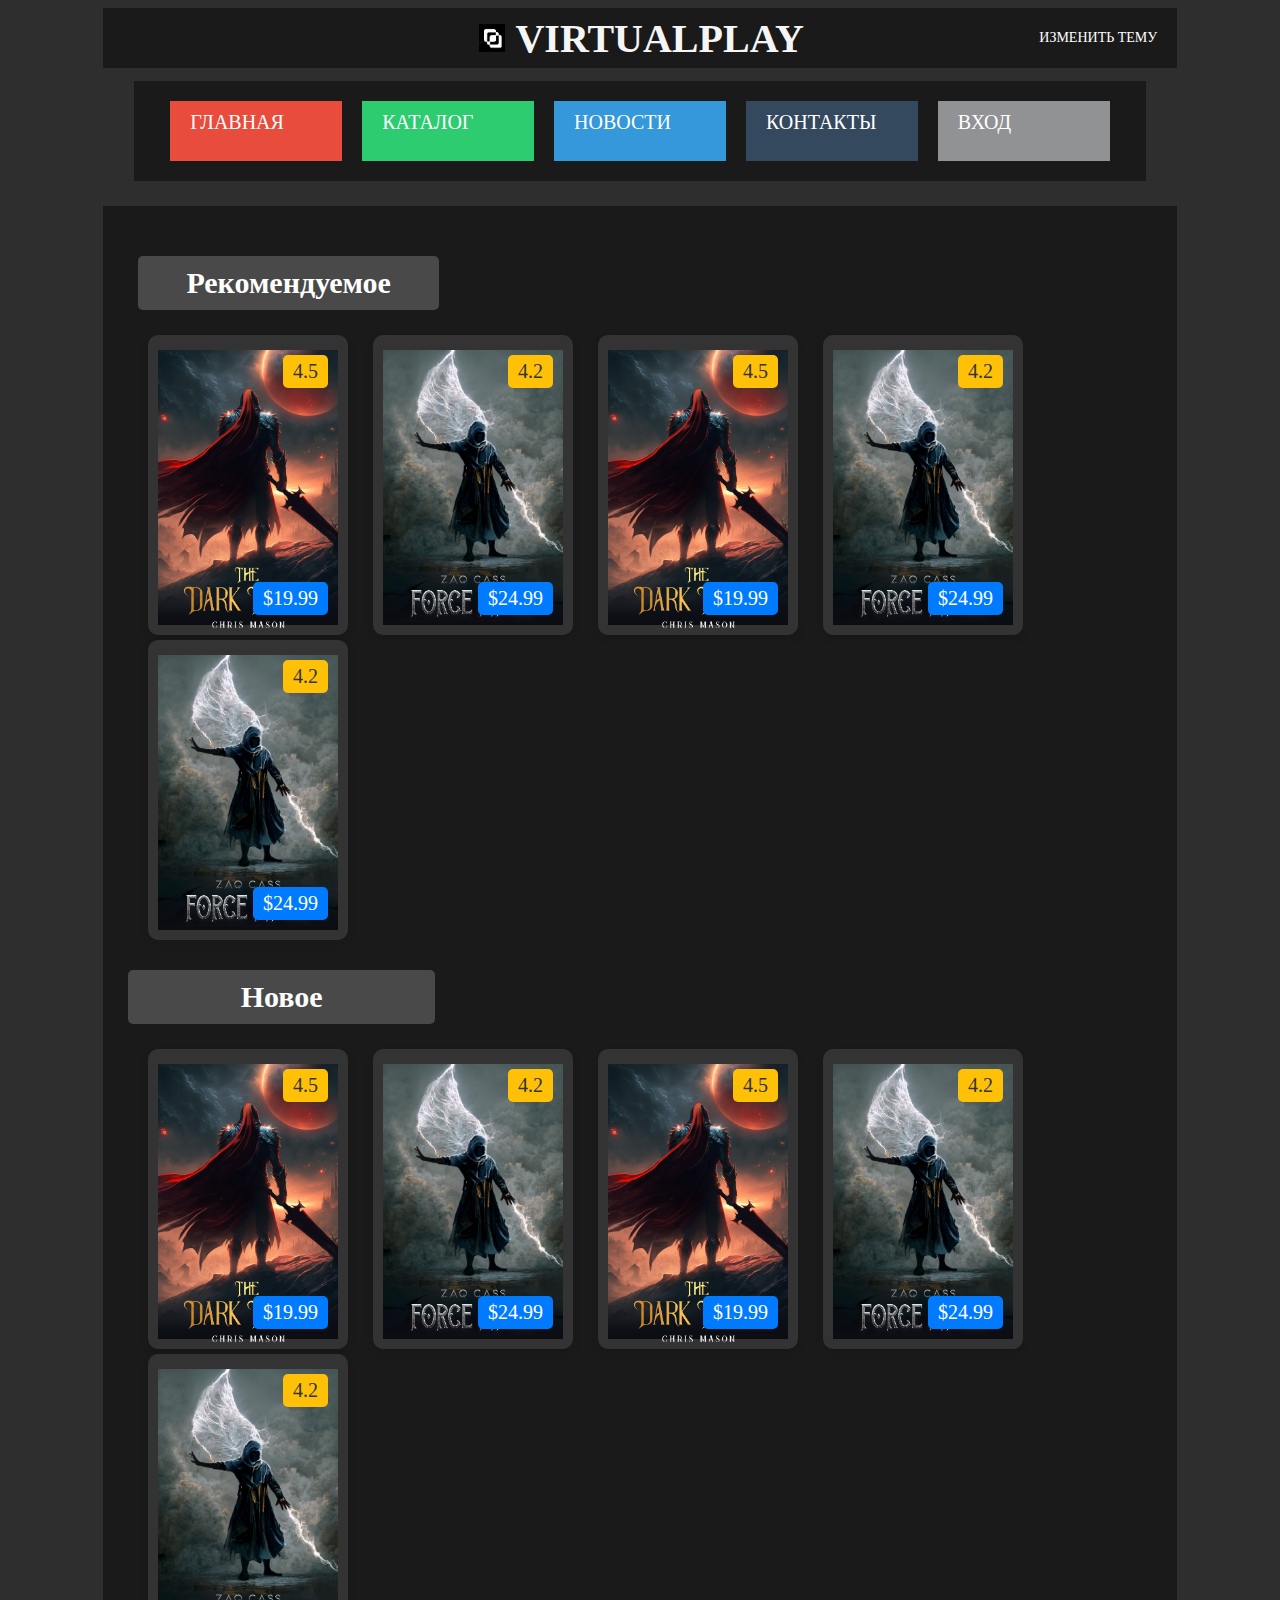
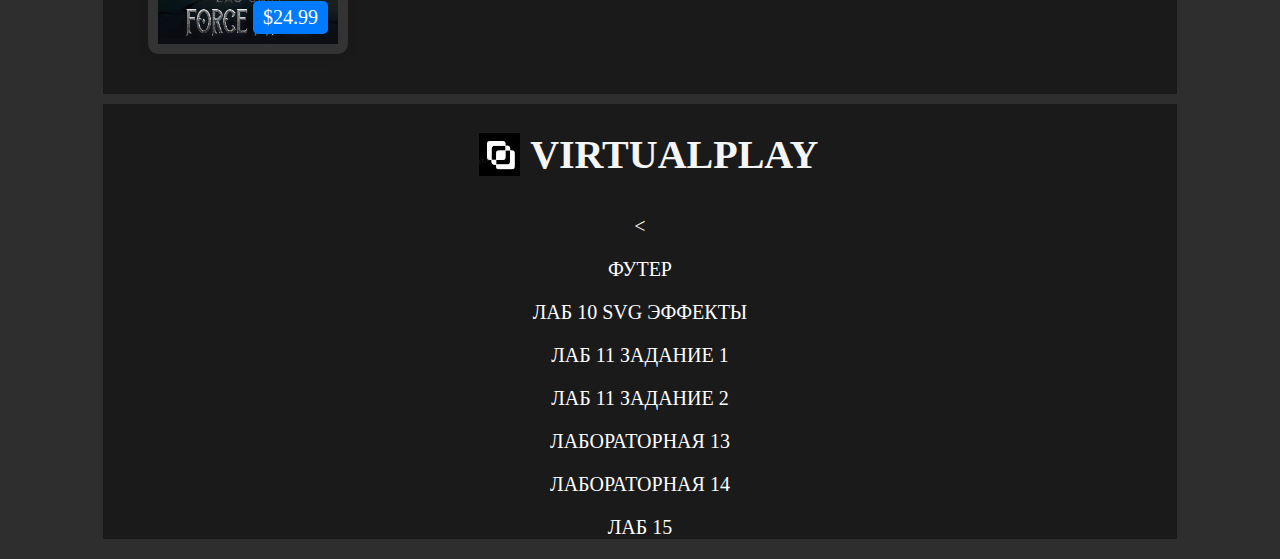
<file: index.html>
<!DOCTYPE html>
<html lang="en">
<head>
    <meta charset="UTF-8">
    <meta name="viewport" content="width=device-width, initial-scale=1.0">
    <link rel="stylesheet" href="style.css">
    <link rel="stylesheet" href="header.css">
    <link rel="stylesheet" href="style_kt.css">
    <link rel="stylesheet" href="theme.css">
    <title>Document</title>
</head>
<body class="original-bg">

    <div class="header">
        <div class="text_lg">
          <img src="image/lg.png" class="img_lg">
          <h1 class="h1">VirtualPlay</h1>
        </div>
      
     <!--  <div class="settings-container">
            <div class="settings-button">Настройки</div>
            <div class="settings-content">
              <a href="#" class="theme-option">Темная тема</a>
              <a href="#" class="theme-option">Светлая тема</a>
            </div>
          </div>
        -->
        <div class="settings-container">
            <div class="settings-button" id="theme-switcher">Изменить тему</div>
        </div>
    </div>
      
    <div id="sidebar">
       
            <div class="btn btn-1"><a href="index.html">Главная </a></div> 
            <div class="btn btn-2 dropdown-1 dropbtn-1">Каталог
              <div class="dropdown-content dropdown-content-1">
                <a href="genres.html">Жанры</a>
                <a href="newkt.html">Новые</a>
                <a href="#">Популярные</a>
                <a href="katalog.html">Все</a>
              </div>
            </div> 
            <div class="btn btn-3"><a href="">Новости</a></div> 
            <div class="btn btn-4 dropdown-2 dropbtn-2">Контакты
              <div class="dropdown-content dropdown-content-2">
                <a href="https://web.whatsapp.com/">Вацап</a>
                <a href="https://web.telegram.org/">Телеграм</a>
                <a href="https://ru-ru.facebook.com/">Фейсбук</a>
              </div>
            </div>
            <div class="btn btn-5"><a href="author.html">Вход</a></div>
   
    </div>
    <div class="main">
        <div class="main_1">
            <h2 class="h_0">Рекомендуемое</h2>
          
              <a href="https://www.mythrillfiction.com/the-dark-rider" alt="Mythrill" target="_blank" class="katalog">
                  <div class="card">
                      <div class="wrapper">
                          <img src="image/dark_rider-cover.jpg" class="cover-image" />
                      </div>
                      <img src="image/dark_rider-title.png" class="title" />
                      <div class="rating">4.5</div>
                      <div class="price">$19.99</div>
                  </div>
              </a>
              <a href="https://www.mythrillfiction.com/force-mage" alt="Mythrill" target="_blank" class="katalog">
                  <div class="card">
                      <div class="wrapper">
                          <img src="image/force_mage-cover.jpg" class="cover-image" />
                      </div>
                      <img src="image/force_mage-title.png" class="title" />
                      <div class="rating">4.2</div>
                      <div class="price">$24.99</div>
                  </div>
              </a>
              <a href="https://www.mythrillfiction.com/the-dark-rider" alt="Mythrill" target="_blank" class="katalog">
                <div class="card">
                    <div class="wrapper">
                        <img src="image/dark_rider-cover.jpg" class="cover-image" />
                    </div>
                    <img src="image/dark_rider-title.png" class="title" />
                    <div class="rating">4.5</div>
                    <div class="price">$19.99</div>
                </div>
            </a>
            <a href="https://www.mythrillfiction.com/force-mage" alt="Mythrill" target="_blank" class="katalog">
                <div class="card">
                    <div class="wrapper">
                        <img src="image/force_mage-cover.jpg" class="cover-image" />
                    </div>
                    <img src="image/force_mage-title.png" class="title" />
                    <div class="rating">4.2</div>
                    <div class="price">$24.99</div>
                </div>
            </a>
            <a href="https://www.mythrillfiction.com/force-mage" alt="Mythrill" target="_blank" class="katalog">
              <div class="card">
                  <div class="wrapper">
                      <img src="image/force_mage-cover.jpg" class="cover-image" />
                  </div>
                  <img src="image/force_mage-title.png" class="title" />
                  <div class="rating">4.2</div>
                  <div class="price">$24.99</div>
              </div>
          </a>
        </div>
            <h2 class="h_0">Новое</h2>
            <div>
                <!--эконка товаров-->
               
              
                  <a href="https://www.mythrillfiction.com/the-dark-rider" alt="Mythrill" target="_blank" class="katalog">
                      <div class="card">
                          <div class="wrapper">
                              <img src="image/dark_rider-cover.jpg" class="cover-image" />
                          </div>
                          <img src="image/dark_rider-title.png" class="title" />
                          <div class="rating">4.5</div>
                          <div class="price">$19.99</div>
                      </div>
                  </a>
                  <a href="https://www.mythrillfiction.com/force-mage" alt="Mythrill" target="_blank" class="katalog">
                      <div class="card">
                          <div class="wrapper">
                              <img src="image/force_mage-cover.jpg" class="cover-image" />
                          </div>
                          <img src="image/force_mage-title.png" class="title" />
                          <div class="rating">4.2</div>
                          <div class="price">$24.99</div>
                      </div>
                  </a>
              <a href="https://www.mythrillfiction.com/the-dark-rider" alt="Mythrill" target="_blank" class="katalog">
                  <div class="card">
                      <div class="wrapper">
                          <img src="image/dark_rider-cover.jpg" class="cover-image" />
                      </div>
                      <img src="image/dark_rider-title.png" class="title" />
                      <div class="rating">4.5</div>
                      <div class="price">$19.99</div>
                  </div>
              </a>
              <a href="https://www.mythrillfiction.com/force-mage" alt="Mythrill" target="_blank" class="katalog">
                  <div class="card">
                      <div class="wrapper">
                          <img src="image/force_mage-cover.jpg" class="cover-image" />
                      </div>
                      <img src="image/force_mage-title.png" class="title" />
                      <div class="rating">4.2</div>
                      <div class="price">$24.99</div>
                  </div>
              </a>
              <a href="https://www.mythrillfiction.com/force-mage" alt="Mythrill" target="_blank" class="katalog">
                <div class="card">
                    <div class="wrapper">
                        <img src="image/force_mage-cover.jpg" class="cover-image" />
                    </div>
                    <img src="image/force_mage-title.png" class="title" />
                    <div class="rating">4.2</div>
                    <div class="price">$24.99</div>
                </div>
            </a>
          
      </div>
    <div>
                      
                     
              
            </div>
            
        </div>
    </div>
    <div id="footer">
        <div class="text_lg"><img src="image/lg.png" class="img_lg"><h1 class="h1">VirtualPlay</h1></div>
     <<p>Футер</p>
      <p><a href="SVG.html">Лаб 10 SVG эффекты</a></p>
      <p><a href="lab11/task1.html">Лаб 11 задание 1</a></p>
      <p><a href="lab11/task2.html">Лаб 11 задание 2</a></p>
      <p><a href="lab13.html">Лабораторная 13</a></p>
      <p><a href="lab14.html">Лабораторная 14</a></p>
      <p><a href="uuu.html">лаб 15</a></p>
    </div>

<script src="theme.js"></script>
</body>
</html>
</file>
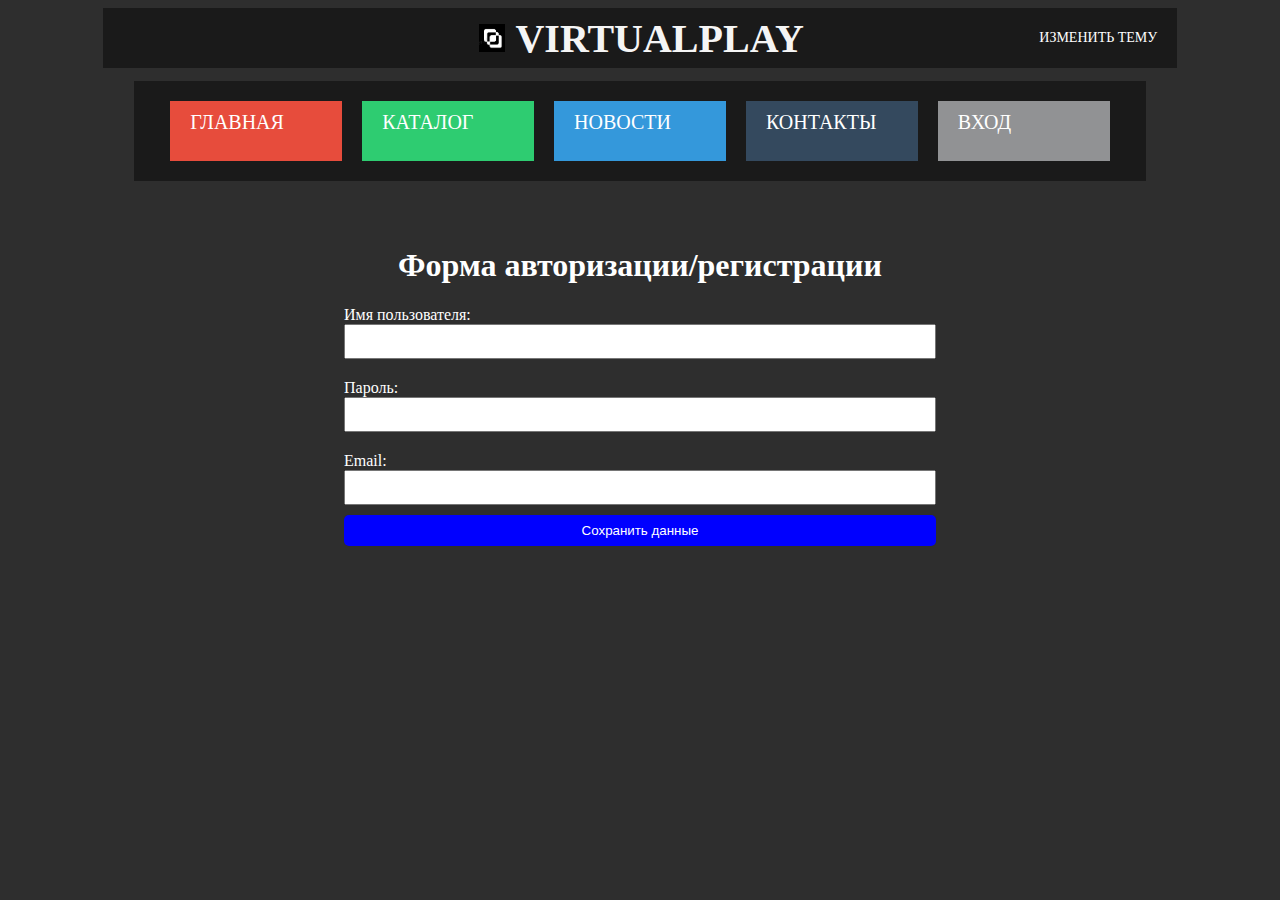
<file: author.html>
<!DOCTYPE html>
<html lang="en">
<head>
    <meta charset="UTF-8">
    <meta name="viewport" content="width=device-width, initial-scale=1.0">
    <link rel="stylesheet" href="style.css">
    <link rel="stylesheet" href="style_kt.css">
    <link rel="stylesheet" href="forms.css">
    <link rel="stylesheet" href="header.css">
    <title>Document</title>
</head>
<body>
  <body class="original-bg">

    <div class="header">
        <div class="text_lg">
          <img src="image/lg.png" class="img_lg">
          <h1 class="h1">VirtualPlay</h1>
        </div>
      
        <div class="settings-container">
            <div class="settings-button" id="theme-switcher">Изменить тему</div>
        </div>
    </div>
    <script src="theme.js"></script>
    <div id="sidebar">
       
            <div class="btn btn-1"><a href="index.html">Главная </a></div> 
            <div class="btn btn-2 dropdown-1 dropbtn-1">Каталог
              <div class="dropdown-content dropdown-content-1">
                <a href="genres.html">Жанры</a>
                <a href="newkt.html">Новые</a>
                <a href="#">Популярные</a>
                <a href="katalog.html">Все</a>
              </div>
            </div> 
            <div class="btn btn-3"><a href="news.html">Новости</a></div> 
            <div class="btn btn-4 dropdown-2 dropbtn-2">Контакты
              <div class="dropdown-content dropdown-content-2">
                <a href="https://web.whatsapp.com/">Вацап</a>
                <a href="https://web.telegram.org/">Телеграм</a>
                <a href="https://ru-ru.facebook.com/">Фейсбук</a>
              </div>
            </div>
            <div class="btn btn-5"><a href="author.html">Вход</a></div>
   
    </div>
 
     
    <form id="authForm">
      <h1>Форма авторизации/регистрации</h1>
      <label for="username">Имя пользователя:</label>
      <input type="text" id="username" name="username">
      <label for="password">Пароль:</label>
      <input type="password" id="password" name="password">
      <label for="email">Email:</label>
      <input type="email" id="email" name="email"><br>
      <button onclick="validateForm()">Сохранить данные</button>
  </form>
  

<!--  лабораторная 12 Реализовать в своем проекте форму-->
    <script>
       function validateForm() {
    var username = document.getElementById("username").value;
    var password = document.getElementById("password").value;
    var email = document.getElementById("email").value;

    if (username === "" || password === "" || email === "") {
        alert("Пожалуйста, заполните все поля формы.");
    } else {
        var userData = {
            username: username,
            password: password,
            email: email
        };
    if (password.length < 6) {
                alert('Пароль должен содержать как минимум 6 символов.');
                return false;
            }
        displayUserData(userData);
    }
}

//function displayUserData(userData) {
  //  var userDataDiv = document.getElementById("userData");
    //userDataDiv.innerHTML = `
      //  <p><strong>Имя пользователя:</strong> ${userData.username}</p>
        //<p><strong>Пароль:</strong> ${userData.password}</p>
       // <p><strong>Email:</strong> ${userData.email}</p>}

      </script>
</body>
</html>
</file>
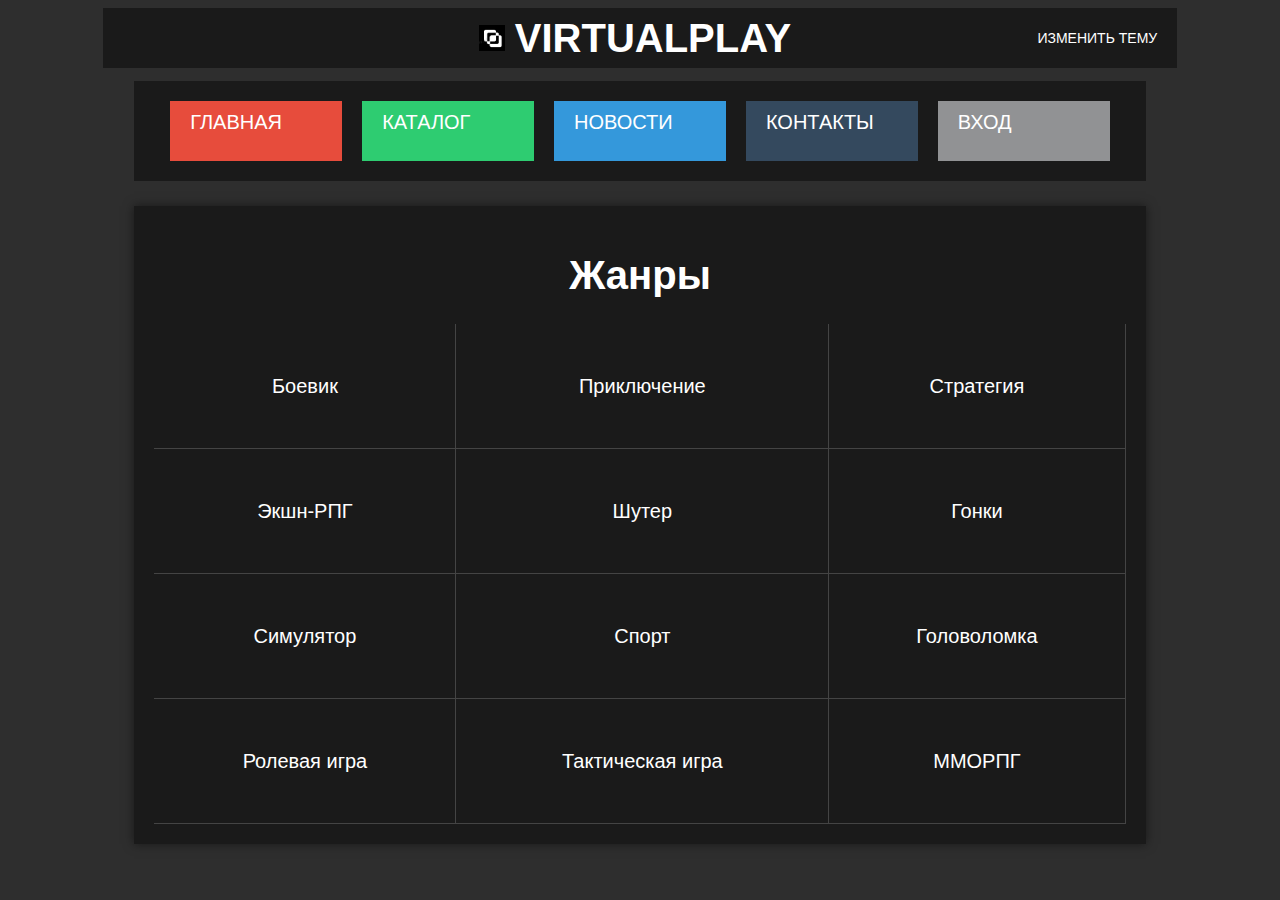
<file: genres.html>
<!DOCTYPE html>
<html lang="en">
<head>
  <meta charset="UTF-8">
  <meta name="viewport" content="width=device-width, initial-scale=1.0">
  <title>Жанры компьютерных игр</title>
  <!DOCTYPE html>
<html lang="en">
<head>
    <meta charset="UTF-8">
    <meta name="viewport" content="width=device-width, initial-scale=1.0">
    <link rel="stylesheet" href="style.css">
    <link rel="stylesheet" href="header.css">
    <link rel="stylesheet" href="style_kt.css">
    <link rel="stylesheet" href="theme.css">
    <title>Document</title>
</head>
<body class="original-bg">

    <div class="header">
        <div class="text_lg">
          <img src="image/lg.png" class="img_lg">
          <h1 class="h1">VirtualPlay</h1>
        </div>
      
    
        <div class="settings-container">
            <div class="settings-button" id="theme-switcher">Изменить тему</div>
        </div>
    </div>
      
<script src="theme.js"></script>
    <div id="sidebar">
       
            <div class="btn btn-1"><a href="index.html">Главная </a></div> 
            <div class="btn btn-2 dropdown-1 dropbtn-1">Каталог
              <div class="dropdown-content dropdown-content-1">
                <a href="genres.html">Жанры</a>
                <a href="newkt.html">Новые</a>
                <a href="#">Популярные</a>
                <a href="katalog.html">Все</a>
              </div>
            </div> 
            <div class="btn btn-3"><a href="">Новости</a></div> 
            <div class="btn btn-4 dropdown-2 dropbtn-2">Контакты
              <div class="dropdown-content dropdown-content-2">
                <a href="https://web.whatsapp.com/">Вацап</a>
                <a href="https://web.telegram.org/">Телеграм</a>
                <a href="https://ru-ru.facebook.com/">Фейсбук</a>
              </div>
            </div>
            <div class="btn btn-5"><a href="author.html">Вход</a></div>
   
    </div>
    <style>
        body {
          font-family: Arial, sans-serif;
          background-color: #2e2e2e;
          color: #fff;
        }
        .container {
          width: 80%;
          margin: 0 auto;
          background-color: #1a1a1a;
          padding: 20px;
          box-shadow: 0 0 10px rgba(0, 0, 0, 0.5);
        }
        table {
          width: 100%;
         border-collapse: collapse;
          border-spacing: 0;
          height: 500px;
        }
        th,td,tr {
          padding: 15px;
          text-align: center;
          border-bottom:1px solid #444;
          border-right: 1px solid #444;
        }
        th {
          background-color: #1a1a1a;
        }
        td:hover {
          background-color: #444;
        }

        .center {
           text-align: center;
        }

        .tdnot {
            border-bottom: none;
        }
      </style>
    </head>
    <body>
      <div class="container">
        <h1 class="center">Жанры</h1>
        <table>
          <tbody>
            <tr>
              <td>Боевик</td>
              <td>Приключение</td>
              <td>Стратегия</td>
            </tr>
            <tr>
              <td>Экшн-РПГ</td>
              <td>Шутер</td>
              <td>Гонки</td>
            </tr>
            <tr>
              <td>Симулятор</td>
              <td>Спорт</td>
              <td>Головоломка</td>
            </tr>
            <tr>
              <td>Ролевая игра</td>
              <td>Тактическая игра</td>
              <td>ММОРПГ</td>
            </tr>
          </tbody>
        </table>
      </div>

    </body>
    </html>
</file>
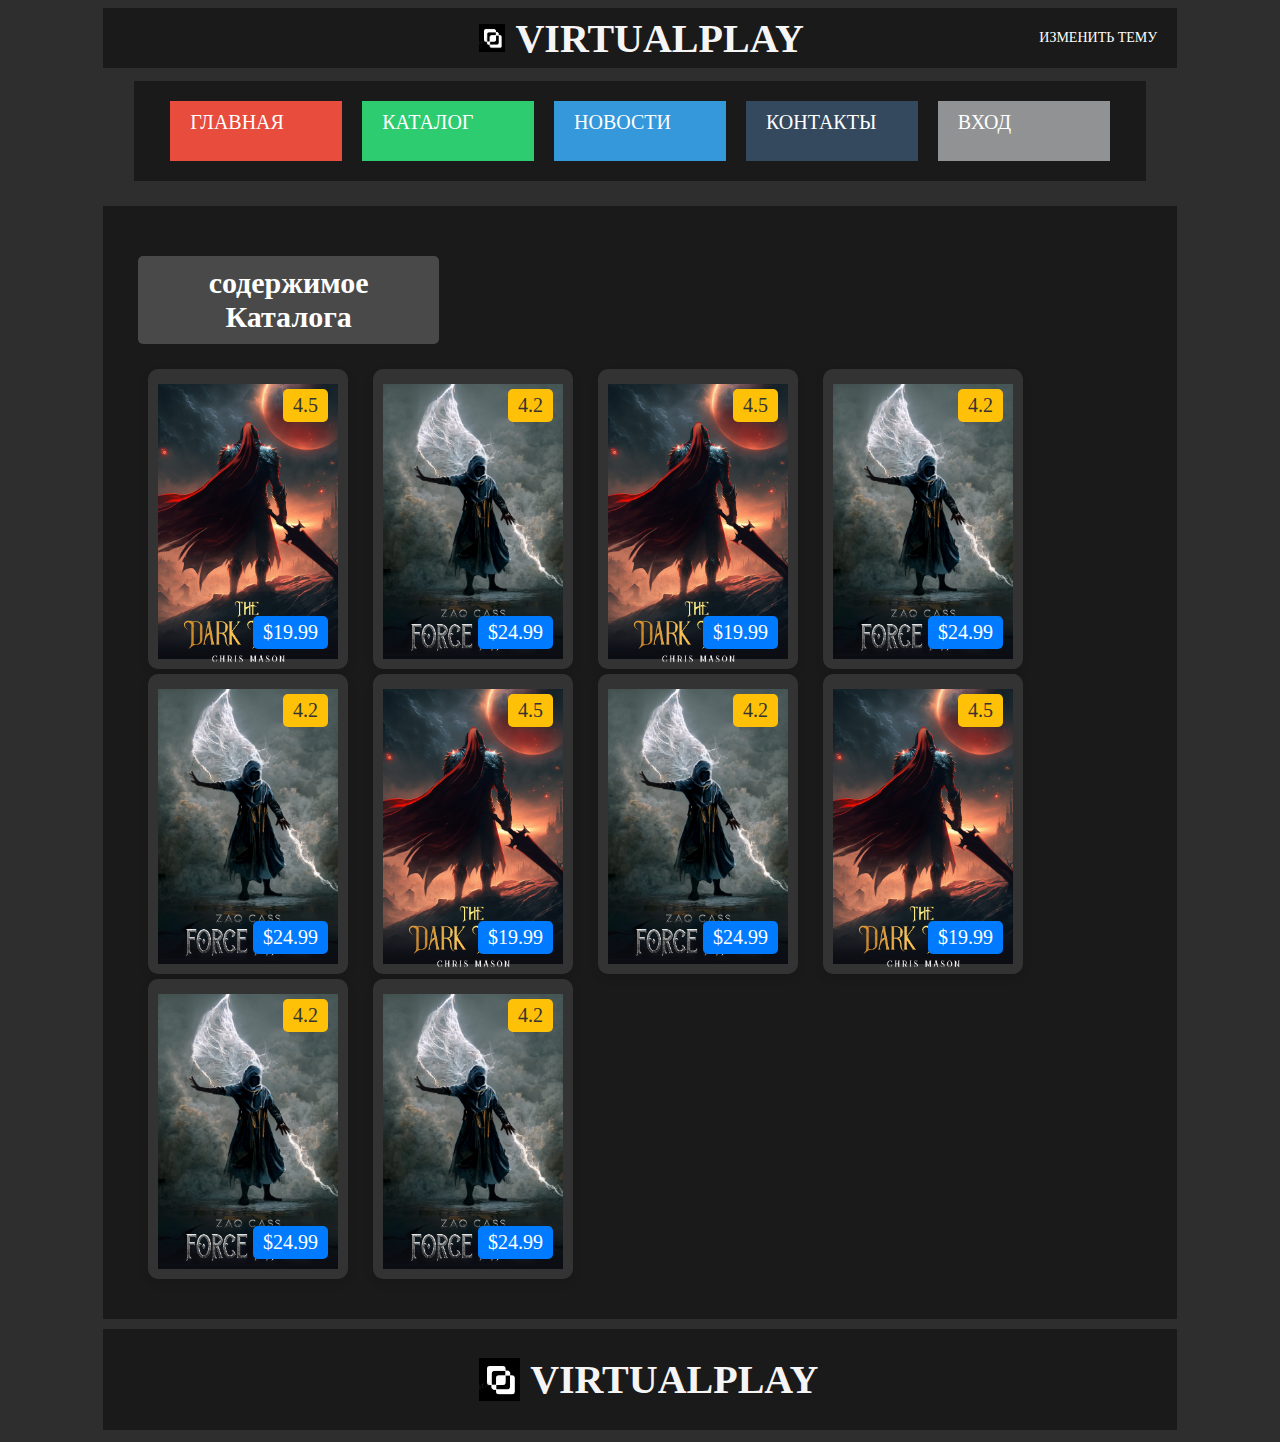
<file: katalog.html>
<!DOCTYPE html>
<html lang="en">
<head>
    <meta charset="UTF-8">
    <meta name="viewport" content="width=device-width, initial-scale=1.0">
    <link rel="stylesheet" href="style.css">
    <link rel="stylesheet" href="style_kt.css">
    <link rel="stylesheet" href="forms.css">
    <link rel="stylesheet" href="header.css">
    <title>Document</title>
</head>
<body>
  <body class="original-bg">

    <div class="header">
        <div class="text_lg">
          <img src="image/lg.png" class="img_lg">
          <h1 class="h1">VirtualPlay</h1>
        </div>
      
        <div class="settings-container">
            <div class="settings-button" id="theme-switcher">Изменить тему</div>
        </div>
    </div>
    <script src="theme.js"></script>
    <div id="sidebar">
       
            <div class="btn btn-1"><a href="index.html">Главная </a></div> 
            <div class="btn btn-2 dropdown-1 dropbtn-1">Каталог
              <div class="dropdown-content dropdown-content-1">
                <a href="genres.html">Жанры</a>
                <a href="newkt.html">Новые</a>
                <a href="#">Популярные</a>
                <a href="katalog.html">Все</a>
              </div>
            </div> 
            <div class="btn btn-3"><a href="news.html">Новости</a></div> 
            <div class="btn btn-4 dropdown-2 dropbtn-2">Контакты
              <div class="dropdown-content dropdown-content-2">
                <a href="https://web.whatsapp.com/">Вацап</a>
                <a href="https://web.telegram.org/">Телеграм</a>
                <a href="https://ru-ru.facebook.com/">Фейсбук</a>
              </div>
            </div>
            <div class="btn btn-5"><a href="author.html">Вход</a></div>
   
    </div>
<div class="main">
    <div class="main_1">
        <h2 class="h_0">содержимое Каталога</h2>
      
          
            
          <a href="https://www.mythrillfiction.com/the-dark-rider" alt="Mythrill" target="_blank" class="katalog">
            <div class="card">
                <div class="wrapper">
                    <img src="image/dark_rider-cover.jpg" class="cover-image" />
                </div>
                <img src="image/dark_rider-title.png" class="title" />
                <div class="rating">4.5</div>
                <div class="price">$19.99</div>
            </div>
        </a>
        <a href="https://www.mythrillfiction.com/force-mage" alt="Mythrill" target="_blank" class="katalog">
            <div class="card">
                <div class="wrapper">
                    <img src="image/force_mage-cover.jpg" class="cover-image" />
                </div>
                <img src="image/force_mage-title.png" class="title" />
                <div class="rating">4.2</div>
                <div class="price">$24.99</div>
            </div>
        </a>
        <a href="https://www.mythrillfiction.com/the-dark-rider" alt="Mythrill" target="_blank" class="katalog">
          <div class="card">
              <div class="wrapper">
                  <img src="image/dark_rider-cover.jpg" class="cover-image" />
              </div>
              <img src="image/dark_rider-title.png" class="title" />
              <div class="rating">4.5</div>
              <div class="price">$19.99</div>
          </div>
      </a>
      <a href="https://www.mythrillfiction.com/force-mage" alt="Mythrill" target="_blank" class="katalog">
          <div class="card">
              <div class="wrapper">
                  <img src="image/force_mage-cover.jpg" class="cover-image" />
              </div>
              <img src="image/force_mage-title.png" class="title" />
              <div class="rating">4.2</div>
              <div class="price">$24.99</div>
          </div>
      </a>
      <a href="https://www.mythrillfiction.com/force-mage" alt="Mythrill" target="_blank" class="katalog">
        <div class="card">
            <div class="wrapper">
                <img src="image/force_mage-cover.jpg" class="cover-image" />
            </div>
            <img src="image/force_mage-title.png" class="title" />
            <div class="rating">4.2</div>
            <div class="price">$24.99</div>
        </div>
    </a>
    <a href="https://www.mythrillfiction.com/the-dark-rider" alt="Mythrill" target="_blank" class="katalog">
      <div class="card">
          <div class="wrapper">
              <img src="image/dark_rider-cover.jpg" class="cover-image" />
          </div>
          <img src="image/dark_rider-title.png" class="title" />
          <div class="rating">4.5</div>
          <div class="price">$19.99</div>
      </div>
  </a>
  <a href="https://www.mythrillfiction.com/force-mage" alt="Mythrill" target="_blank" class="katalog">
      <div class="card">
          <div class="wrapper">
              <img src="image/force_mage-cover.jpg" class="cover-image" />
          </div>
          <img src="image/force_mage-title.png" class="title" />
          <div class="rating">4.2</div>
          <div class="price">$24.99</div>
      </div>
  </a>
  <a href="https://www.mythrillfiction.com/the-dark-rider" alt="Mythrill" target="_blank" class="katalog">
    <div class="card">
        <div class="wrapper">
            <img src="image/dark_rider-cover.jpg" class="cover-image" />
        </div>
        <img src="image/dark_rider-title.png" class="title" />
        <div class="rating">4.5</div>
        <div class="price">$19.99</div>
    </div>
</a>
<a href="https://www.mythrillfiction.com/force-mage" alt="Mythrill" target="_blank" class="katalog">
    <div class="card">
        <div class="wrapper">
            <img src="image/force_mage-cover.jpg" class="cover-image" />
        </div>
        <img src="image/force_mage-title.png" class="title" />
        <div class="rating">4.2</div>
        <div class="price">$24.99</div>
    </div>
</a>
<a href="https://www.mythrillfiction.com/force-mage" alt="Mythrill" target="_blank" class="katalog">
  <div class="card">
      <div class="wrapper">
          <img src="image/force_mage-cover.jpg" class="cover-image" />
      </div>
      <img src="image/force_mage-title.png" class="title" />
      <div class="rating">4.2</div>
      <div class="price">$24.99</div>
  </div>
</a>                
                     
              
            
            
        
    </div>
</div>
    <div id="footer">
      <div class="text_lg"><img src="image/lg.png" class="img_lg"><h1 class="h1">VirtualPlay</h1></div>
 
  </div>
</body>
</html>
</file>
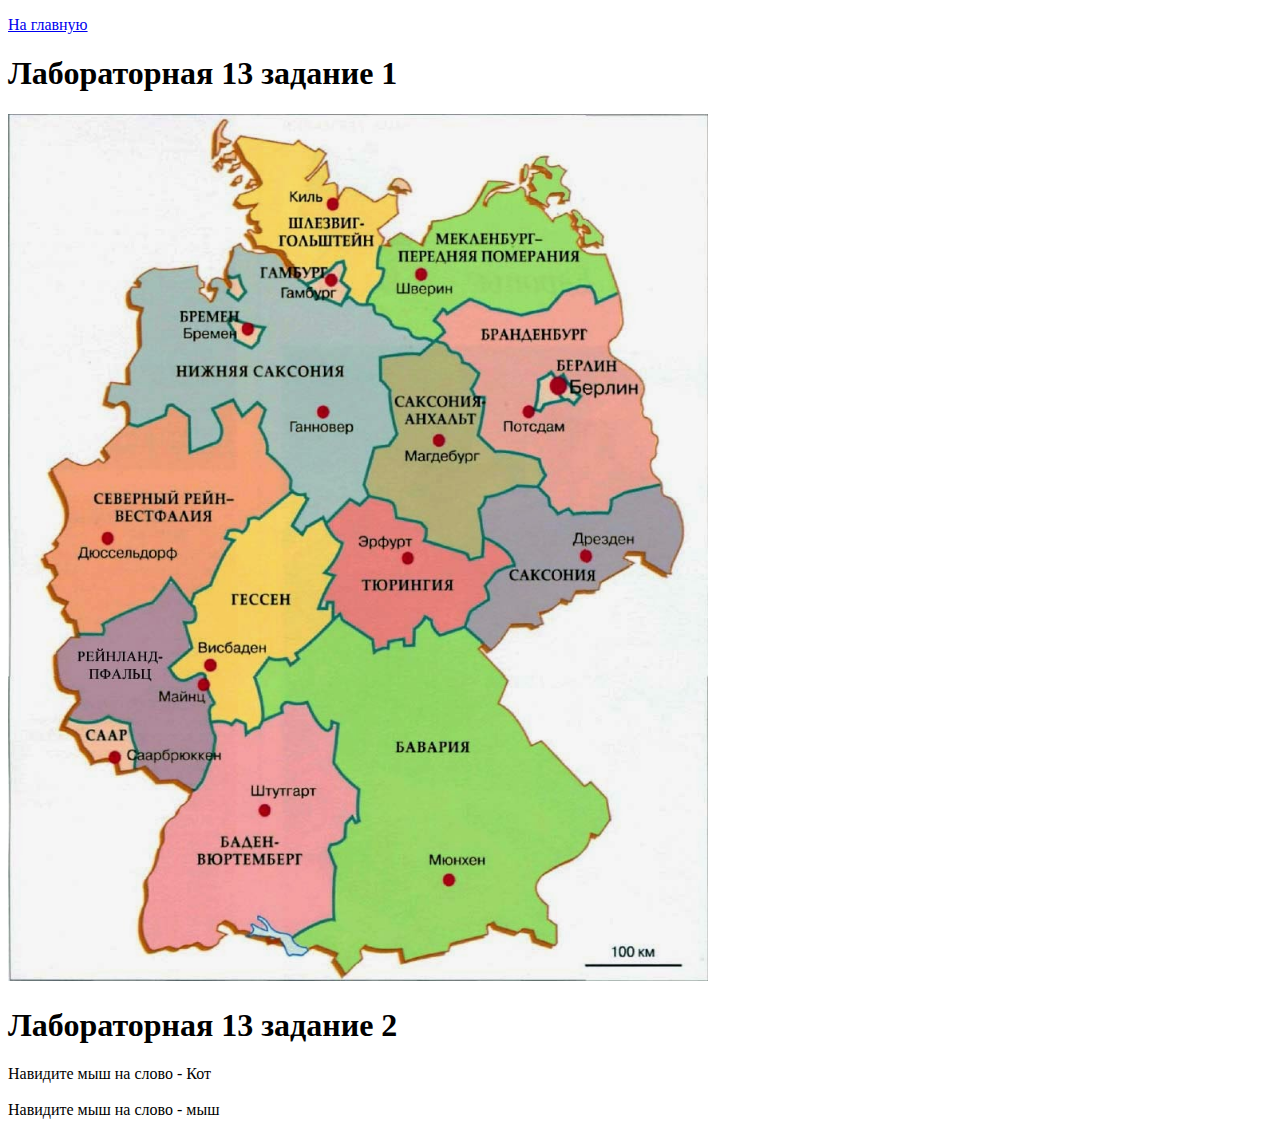
<file: lab13.html>
<!DOCTYPE html>
<html lang="en">
<head>
    <meta charset="UTF-8">
    <meta name="viewport" content="width=device-width, initial-scale=1.0">
    <title>Branches</title>
    <style>
        #tooltip {
            position: absolute;
            background-color: rgba(245, 239, 239, 0.8);
            color: rgb(0, 0, 0);
            padding: 5px;
            display: none;
        }
     

        area {
            width: 150px;
            height: 150px;
        }
        
 

    </style>
</head>
<body>
<p><a href="index.html">На главную</a></p>
<!--лабораторная 13 задание 1-->
<h1>Лабораторная 13 задание 1</h1>
    <section>
        <img id="map" src="image/Germany_map.jpg" width="700px" height="auto" alt="Map" usemap="#image-map">
    
        <map name="image-map">
            <area shape="rect" coords="350,120,10,47" href="#1-rect" alt="Область: Шлезвиг-гольштейн, Краткая история: Согласно археологическим данным население современного Шлезвиг-Гольштейна после последнего ледникового периода составляли племена охотников и собирателей.">
            <area shape="rect" coords="500,170,427,134" href="#2-rect" alt="Область: Мекленбург-передняя померания, Краткая история: 929 год. Захватнические походы императора Генриха Первого. Подчинение славян.">
            <area shape="rect" coords="519,210,542,316" href="#3-rect" alt="Область: Бранденбург, Краткая история: В рамках ГДР в 1952—1990 годах территория современного Бранденбурга представляла собой три округа Котбус Потсдам и Франкфурт.">
            <area shape="rect" coords="320,300,113,207" href="#4-rect" alt="Область: Нижняя саксония, Краткая история: Земля образована в 1946 году в результате объединения большей части бывшей прусской провинции Ганновер с рядом немецких земель таких как Ольденбург Брауншвейг Шаумбург-Липпе.">
            <area shape="rect" coords="300,300,500,349" href="#4-rect" alt="Область: Саксония анхальт, Краткая история: В X веке почти вся территория современной Саксонии-Анхальт была частью большого герцогства Саксония входившего в Священную Римскую империю.">
        </map>

        <div id="tooltip"></div>
    </section>

    <script>
        const areas = document.querySelectorAll('area');
        const tooltip = document.getElementById('tooltip');

        areas.forEach(area => {
            area.addEventListener('mouseover', function() {
                const info = this.getAttribute('alt').split(', ');
                const alt1 = info[0].split(': ')[1];
                const alt2 = info[1].split(': ')[1];
               
                const coords = this.getBoundingClientRect();
                tooltip.style.top = coords.top + 'px';
                tooltip.style.left = coords.right + 'px';
                tooltip.innerHTML = '<ul><li>Область: ' + alt1 + '</li><li>Краткая история: ' + alt2 +'</li></ul>';
                tooltip.style.display = 'block';
            });

            area.addEventListener('mouseout', function() {
                tooltip.style.display = 'none';
            });
        });
    </script>
    <script src="https://code.jquery.com/jquery-3.6.0.min.js"></script>
<!--лабораторная 13 задание 2-->
<style>
    #imageBlock1 {
        display: none;
        width: 20px;
        height: 20px;
    }

    #imageBlock2 {
        display: none;
        width: 25px;
        height: 25px;
    }
</style>
<h1>Лабораторная 13 задание 2</h1>
      <label>Навидите мыш на слово - <span id="textBlock1">Кот</span></label>
      <img id="imageBlock1" src="image/ket.png" alt="Изображение">
      
<br><br>
      <label>Навидите мыш на слово - <span id="textBlock2">мыш</span></label>
      <img id="imageBlock2" src="image/mih.png" alt="Изображение">
  <script>
      $(document).ready(function(){
          $('#textBlock1').mouseenter(function(){
              $(this).hide();
              $('#imageBlock1').show();
          });
  
          $('#imageBlock1').mouseleave(function(){
              $(this).hide();
              $('#textBlock1').show();
          });
      });

      $(document).ready(function(){
          $('#textBlock2').mouseenter(function(){
              $(this).hide();
              $('#imageBlock2').show();
          });
  
          $('#imageBlock2').mouseleave(function(){
              $(this).hide();
              $('#textBlock2').show();
          });
      });
  </script>
</body>
</html>
</file>
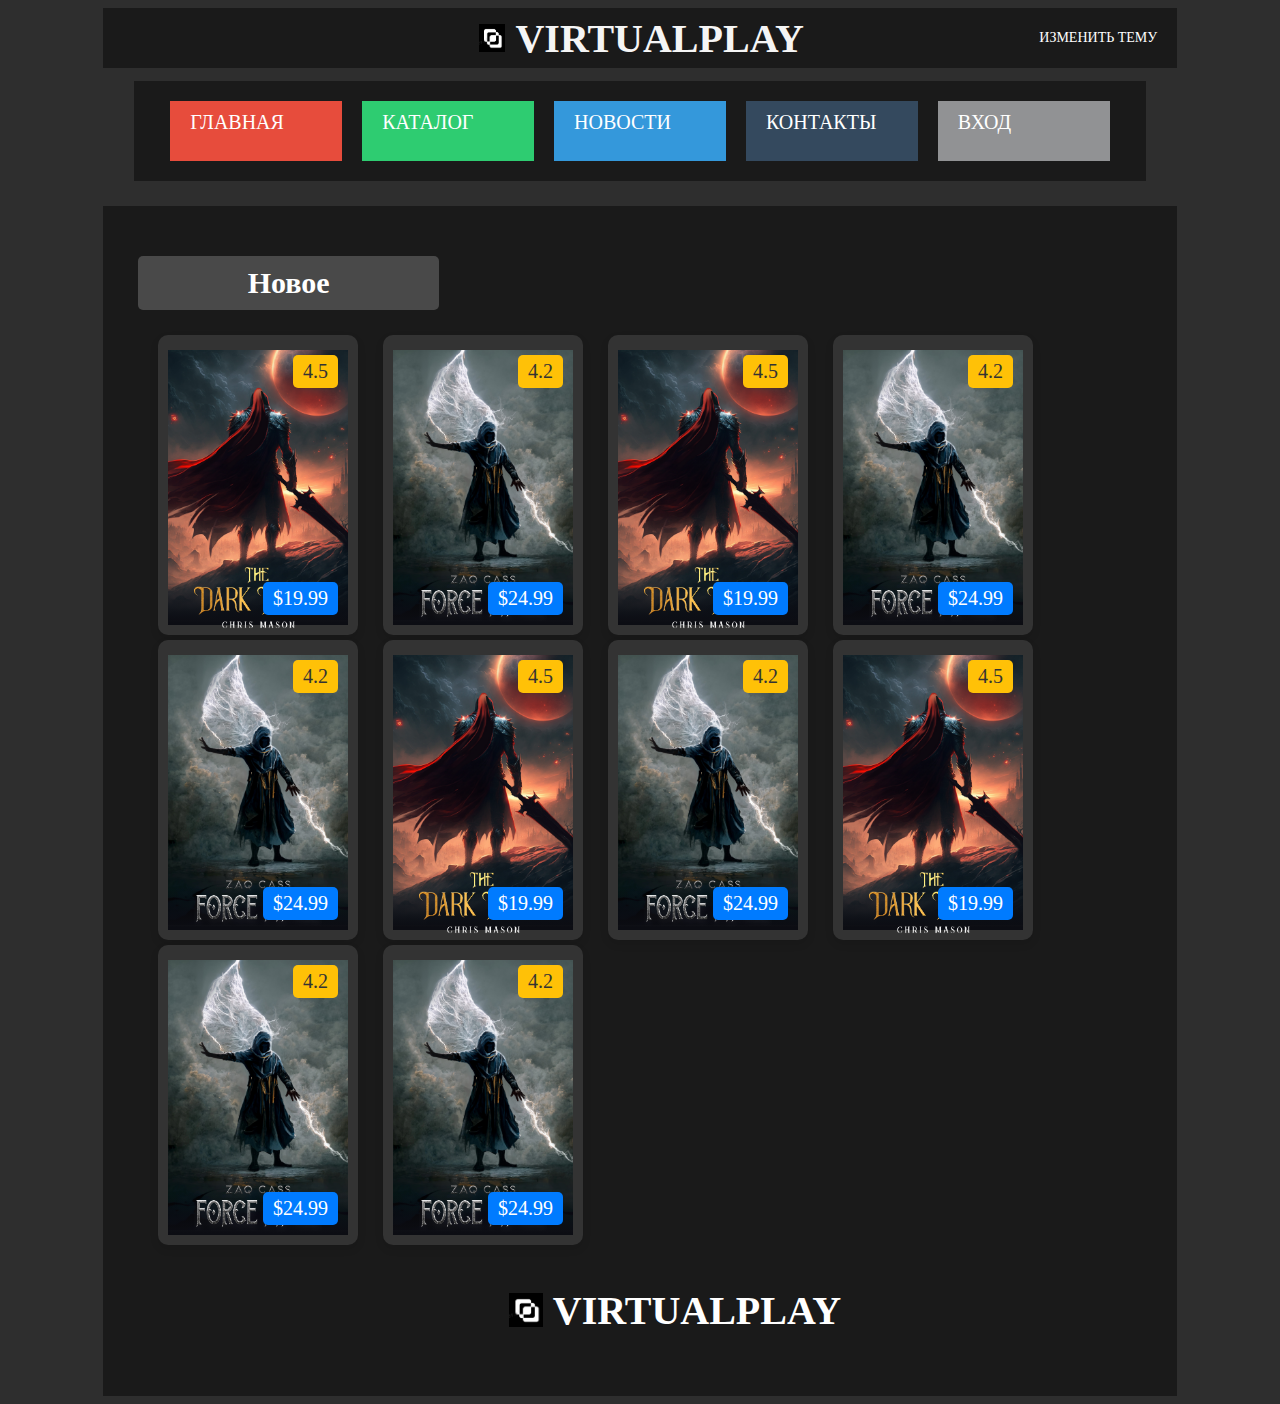
<file: newkt.html>
<!DOCTYPE html>
<html lang="en">
<head>
    <meta charset="UTF-8">
    <meta name="viewport" content="width=device-width, initial-scale=1.0">
    <link rel="stylesheet" href="style.css">
    <link rel="stylesheet" href="style_kt.css">
    <link rel="stylesheet" href="forms.css">
    <link rel="stylesheet" href="header.css">
    <title>Document</title>
</head>
<body>
  <body class="original-bg">

    <div class="header">
        <div class="text_lg">
          <img src="image/lg.png" class="img_lg">
          <h1 class="h1">VirtualPlay</h1>
        </div>
      
        <div class="settings-container">
            <div class="settings-button" id="theme-switcher">Изменить тему</div>
        </div>
    </div>
    <script src="theme.js"></script>
    <div id="sidebar">
       
            <div class="btn btn-1"><a href="index.html">Главная </a></div> 
            <div class="btn btn-2 dropdown-1 dropbtn-1">Каталог
              <div class="dropdown-content dropdown-content-1">
                <a href="genres.html">Жанры</a>
                <a href="newkt.html">Новые</a>
                <a href="#">Популярные</a>
                <a href="katalog.html">Все</a>
              </div>
            </div> 
            <div class="btn btn-3"><a href="news.html">Новости</a></div> 
            <div class="btn btn-4 dropdown-2 dropbtn-2">Контакты
              <div class="dropdown-content dropdown-content-2">
                <a href="https://web.whatsapp.com/">Вацап</a>
                <a href="https://web.telegram.org/">Телеграм</a>
                <a href="https://ru-ru.facebook.com/">Фейсбук</a>
              </div>
            </div>
            <div class="btn btn-5"><a href="author.html">Вход</a></div>
   
    </div>
    <div class="main">
        <div class="main_1">
      
           
            <h2 class="h_0">Новое</h2>
            <div>
              <a href="https://www.mythrillfiction.com/the-dark-rider" alt="Mythrill" target="_blank" class="katalog">
                <div class="card">
                    <div class="wrapper">
                        <img src="image/dark_rider-cover.jpg" class="cover-image" />
                    </div>
                    <img src="image/dark_rider-title.png" class="title" />
                    <div class="rating">4.5</div>
                    <div class="price">$19.99</div>
                </div>
            </a>
            <a href="https://www.mythrillfiction.com/force-mage" alt="Mythrill" target="_blank" class="katalog">
                <div class="card">
                    <div class="wrapper">
                        <img src="image/force_mage-cover.jpg" class="cover-image" />
                    </div>
                    <img src="image/force_mage-title.png" class="title" />
                    <div class="rating">4.2</div>
                    <div class="price">$24.99</div>
                </div>
            </a>
            <a href="https://www.mythrillfiction.com/the-dark-rider" alt="Mythrill" target="_blank" class="katalog">
              <div class="card">
                  <div class="wrapper">
                      <img src="image/dark_rider-cover.jpg" class="cover-image" />
                  </div>
                  <img src="image/dark_rider-title.png" class="title" />
                  <div class="rating">4.5</div>
                  <div class="price">$19.99</div>
              </div>
          </a>
          <a href="https://www.mythrillfiction.com/force-mage" alt="Mythrill" target="_blank" class="katalog">
              <div class="card">
                  <div class="wrapper">
                      <img src="image/force_mage-cover.jpg" class="cover-image" />
                  </div>
                  <img src="image/force_mage-title.png" class="title" />
                  <div class="rating">4.2</div>
                  <div class="price">$24.99</div>
              </div>
          </a>
          <a href="https://www.mythrillfiction.com/force-mage" alt="Mythrill" target="_blank" class="katalog">
            <div class="card">
                <div class="wrapper">
                    <img src="image/force_mage-cover.jpg" class="cover-image" />
                </div>
                <img src="image/force_mage-title.png" class="title" />
                <div class="rating">4.2</div>
                <div class="price">$24.99</div>
            </div>
        </a>
        <a href="https://www.mythrillfiction.com/the-dark-rider" alt="Mythrill" target="_blank" class="katalog">
          <div class="card">
              <div class="wrapper">
                  <img src="image/dark_rider-cover.jpg" class="cover-image" />
              </div>
              <img src="image/dark_rider-title.png" class="title" />
              <div class="rating">4.5</div>
              <div class="price">$19.99</div>
          </div>
      </a>
      <a href="https://www.mythrillfiction.com/force-mage" alt="Mythrill" target="_blank" class="katalog">
          <div class="card">
              <div class="wrapper">
                  <img src="image/force_mage-cover.jpg" class="cover-image" />
              </div>
              <img src="image/force_mage-title.png" class="title" />
              <div class="rating">4.2</div>
              <div class="price">$24.99</div>
          </div>
      </a>
      <a href="https://www.mythrillfiction.com/the-dark-rider" alt="Mythrill" target="_blank" class="katalog">
        <div class="card">
            <div class="wrapper">
                <img src="image/dark_rider-cover.jpg" class="cover-image" />
            </div>
            <img src="image/dark_rider-title.png" class="title" />
            <div class="rating">4.5</div>
            <div class="price">$19.99</div>
        </div>
    </a>
    <a href="https://www.mythrillfiction.com/force-mage" alt="Mythrill" target="_blank" class="katalog">
        <div class="card">
            <div class="wrapper">
                <img src="image/force_mage-cover.jpg" class="cover-image" />
            </div>
            <img src="image/force_mage-title.png" class="title" />
            <div class="rating">4.2</div>
            <div class="price">$24.99</div>
        </div>
    </a>
    <a href="https://www.mythrillfiction.com/force-mage" alt="Mythrill" target="_blank" class="katalog">
      <div class="card">
          <div class="wrapper">
              <img src="image/force_mage-cover.jpg" class="cover-image" />
          </div>
          <img src="image/force_mage-title.png" class="title" />
          <div class="rating">4.2</div>
          <div class="price">$24.99</div>
      </div>
  </a>
                 
                      

            
        </div>
    </div>
    <div id="footer">
      <div class="text_lg"><img src="image/lg.png" class="img_lg"><h1 class="h1">VirtualPlay</h1></div>
 
  </div>
</body>
</html>
</file>
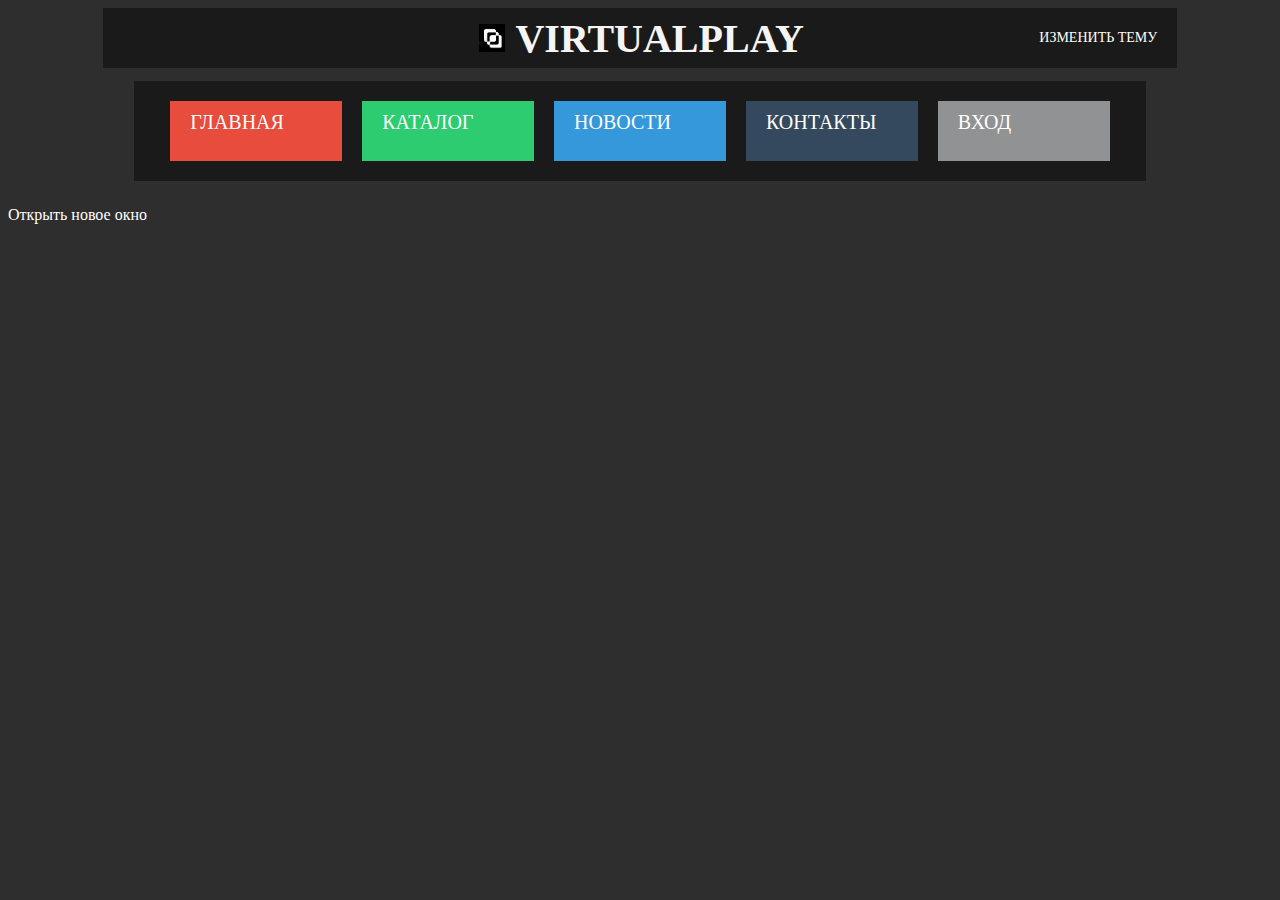
<file: news.html>
<!DOCTYPE html>
<html lang="en">
<head>
    <meta charset="UTF-8">
    <meta name="viewport" content="width=device-width, initial-scale=1.0">
    <link rel="stylesheet" href="style.css">
    <link rel="stylesheet" href="style_kt.css">
    <link rel="stylesheet" href="forms.css">
    <link rel="stylesheet" href="header.css">
    <title>Document</title>
</head>
<body>
  <body class="original-bg">

    <div class="header">
        <div class="text_lg">
          <img src="image/lg.png" class="img_lg">
          <h1 class="h1">VirtualPlay</h1>
        </div>
      
        <div class="settings-container">
            <div class="settings-button" id="theme-switcher">Изменить тему</div>
        </div>
    </div>
    <script src="theme.js"></script>
    <div id="sidebar">
       
            <div class="btn btn-1"><a href="index.html">Главная </a></div> 
            <div class="btn btn-2 dropdown-1 dropbtn-1">Каталог
              <div class="dropdown-content dropdown-content-1">
                <a href="genres.html">Жанры</a>
                <a href="newkt.html">Новые</a>
                <a href="#">Популярные</a>
                <a href="katalog.html">Все</a>
              </div>
            </div> 
            <div class="btn btn-3"><a href="news.html">Новости</a></div> 
            <div class="btn btn-4 dropdown-2 dropbtn-2">Контакты
              <div class="dropdown-content dropdown-content-2">
                <a href="https://web.whatsapp.com/">Вацап</a>
                <a href="https://web.telegram.org/">Телеграм</a>
                <a href="https://ru-ru.facebook.com/">Фейсбук</a>
              </div>
            </div>
            <div class="btn btn-5"><a>Вход</a></div>
   
    </div>
    <a href="#" id="openWindow">Открыть новое окно</a>

    <script>
        document.getElementById("openWindow").addEventListener("click", function(event) {
  event.preventDefault();
  var newWindow = window.open("", "_blank", "width=400, height=200");
  newWindow.document.write("<h1>новое окно с некоторым текстом</h1>");
});


    </script>
</body>
</html>
</file>
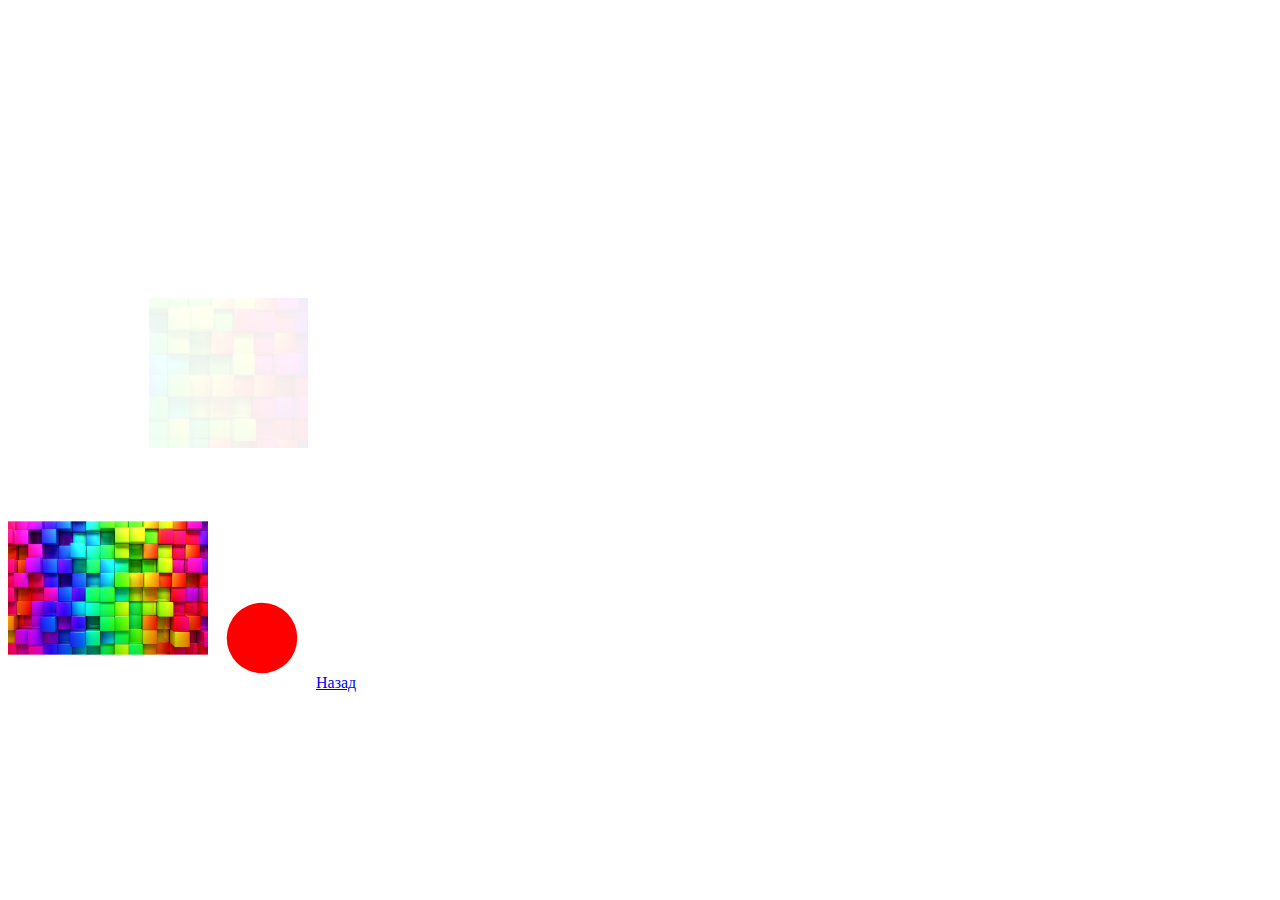
<file: SVG.html>
<!DOCTYPE html>
<html>
<head>
  <title>Анимационные эффекты SVG</title>
</head>
<body>

  <!-- Анимация 1: вращающийся круг -->
  <svg width="200" height="200">
    <mask id="myMask_o">
    <circle cx="0" cy="100" r="80" fill="red">
   
      <animateTransform attributeName="transform"
                        type="rotate"
                        from="0 50 50"
                        to="360 0 0"
                        dur="2s"
                        repeatCount="indefinite" />
    </circle>
  </mask>
    <image href="image/im.jpg" width="300" height="300" mask="url(#myMask_o)" />
  </svg>
  <br><br><br>
  <!-- Анимация 2: движущийся прямоугольник -->
  <svg width="700" height="200">
    <mask id="myMask_k">
    <rect x="0" y="0" width="200" height="200" fill="blue">
      <animateTransform attributeName="transform"
                        type="translate"
                        from="0 0"
                        to="200 0 "
                        dur="1s"
                        repeatCount="indefinite" />
    </rect>
  </mask>
    <image href="image/im.jpg" width="300" height="300" mask="url(#myMask_k)" />


  </svg>
  <br><br><br>
  <!-- Анимация 3: SVG-маска -->
  <svg width="200" height="200">
    <defs>
      <mask id="myMask">
        <rect x="0" y="0" width="100" height="100" fill="black" />
        <circle cx="50" cy="50" r="400" fill="white" />
       
     

     
      </mask>
    </defs>
    <image href="image/im.jpg" width="200" height="200" mask="url(#myMask)" />
  </svg>


  <svg width="100" height="100" viewBox="0 0 100 100">
    <circle cx="50" cy="50" r="50" fill="red">
      <animate attributeName="r" values="50;25;50" dur="1s" repeatCount="indefinite" />
    </circle>
  </svg>
  <a href="index.html">Назад</a>
</body>
</html>
</file>
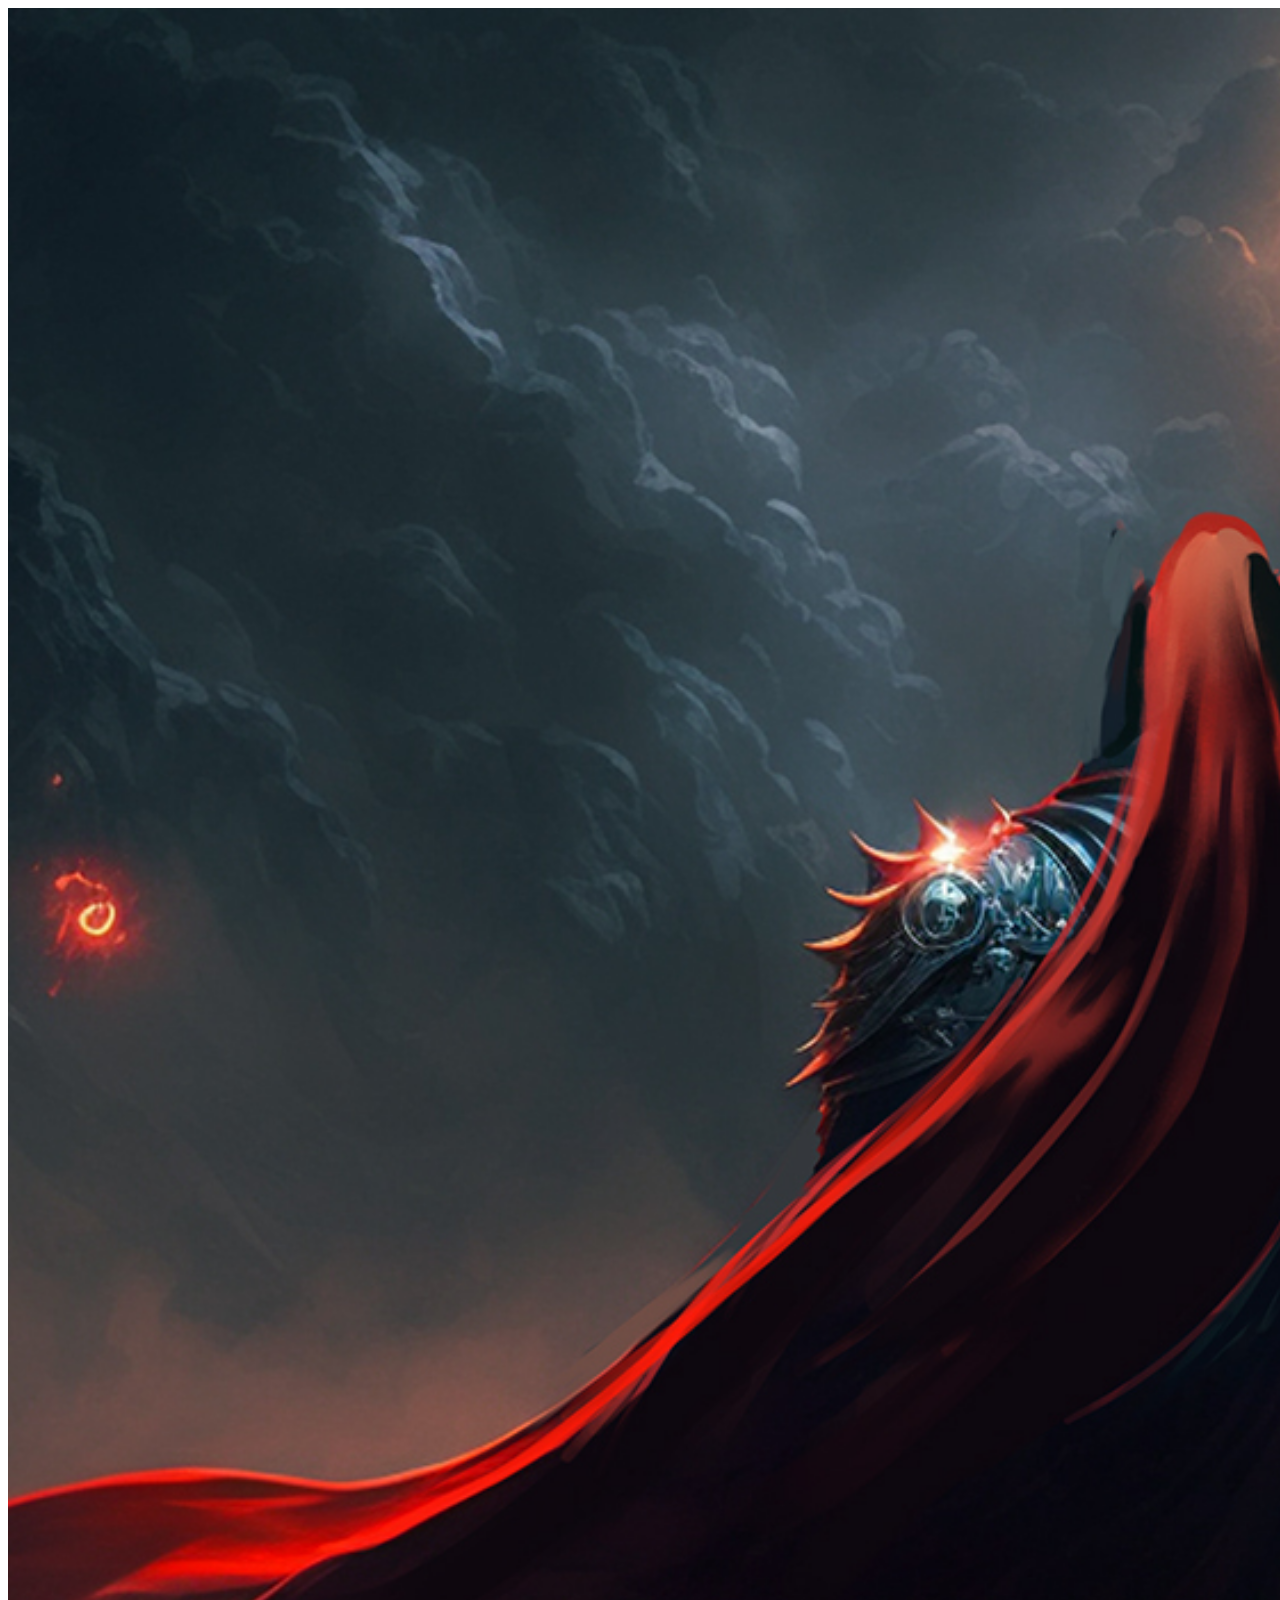
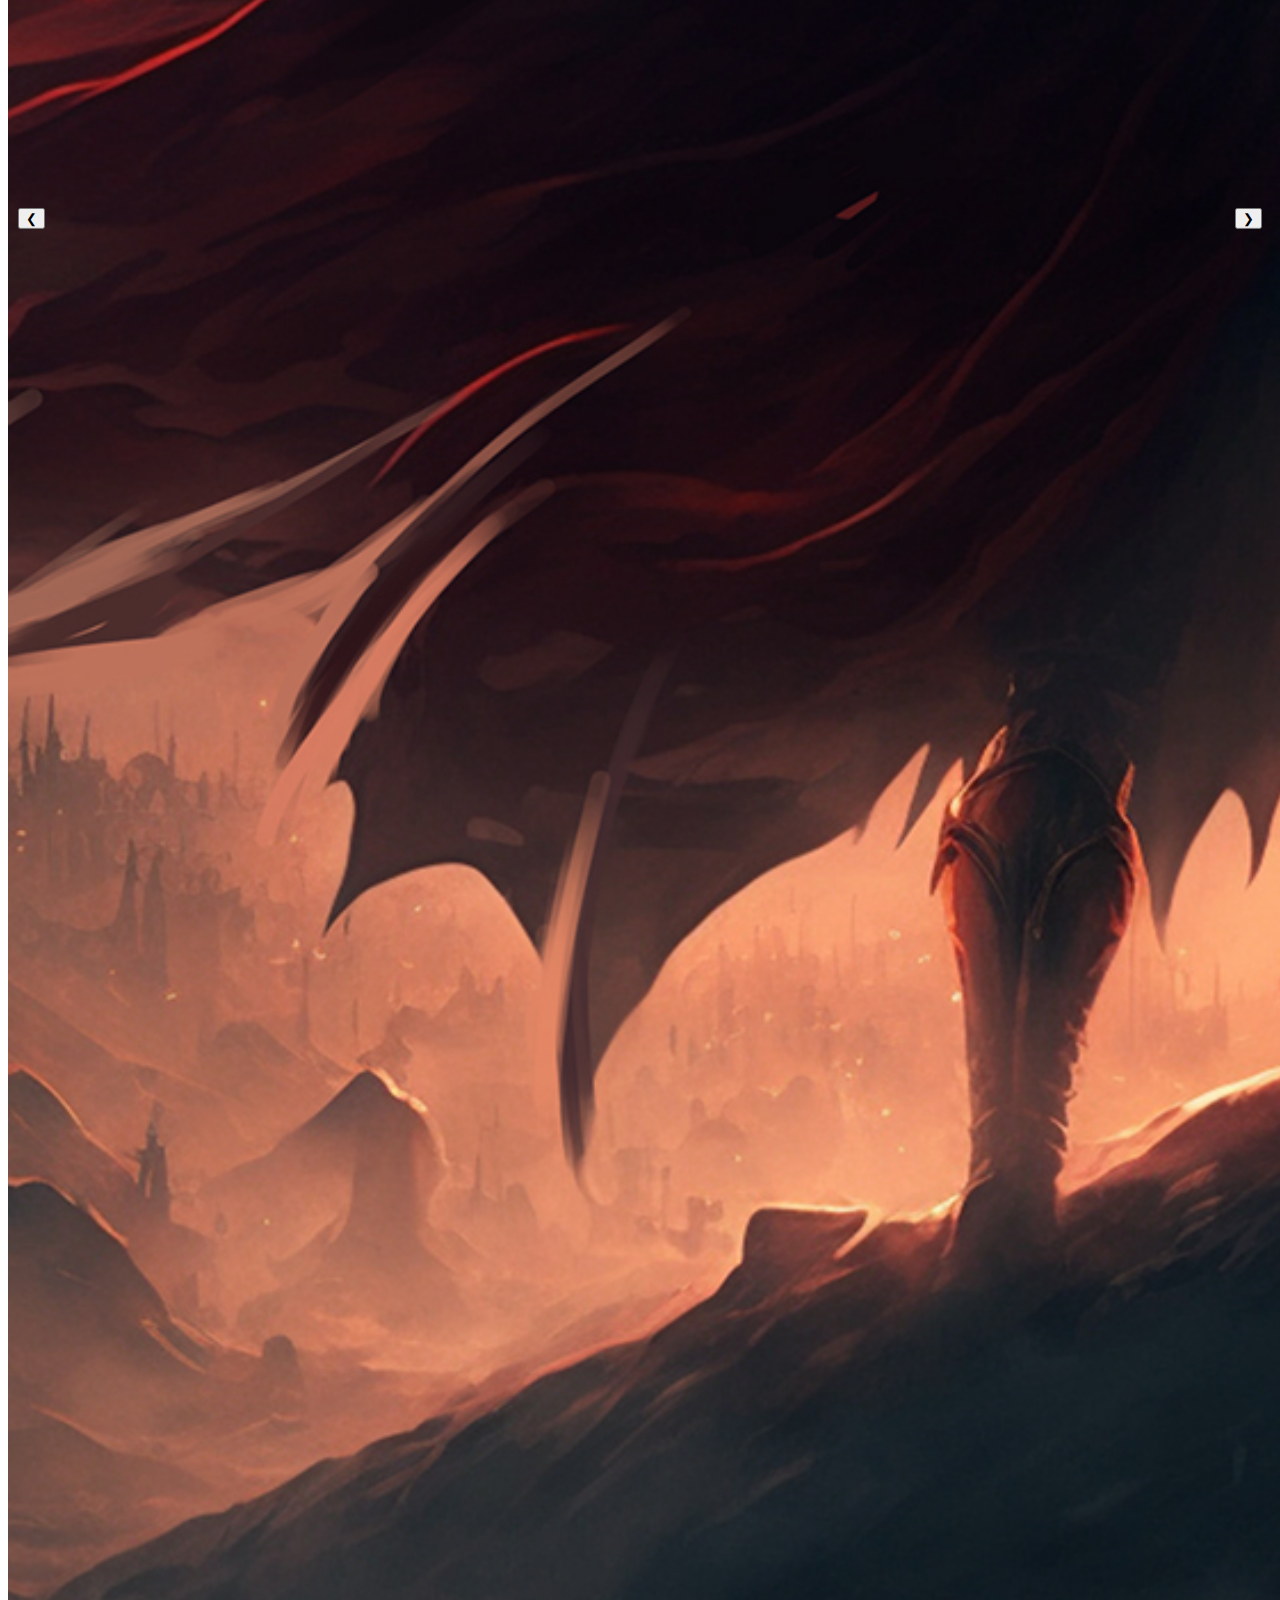
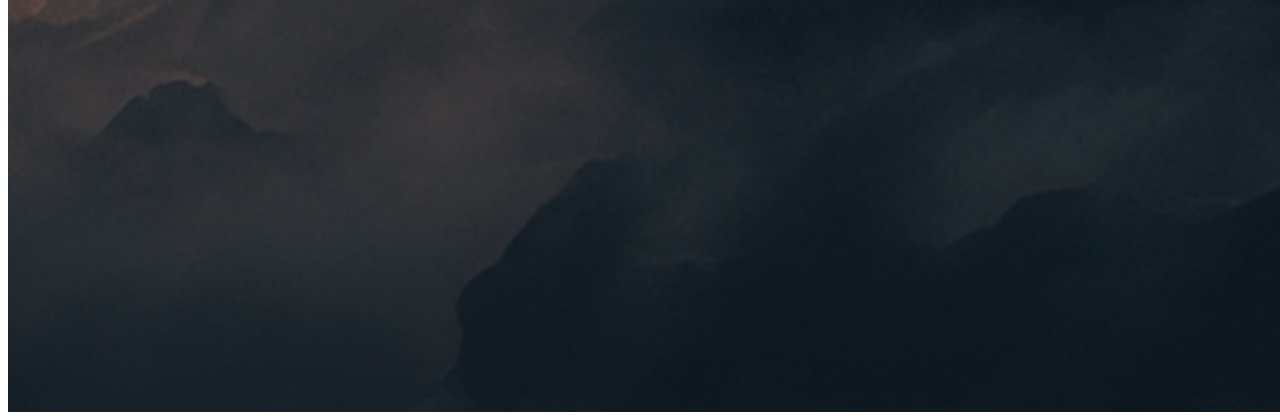
<file: test.html>
<!DOCTYPE html>
<html lang="en">
<head>
    <meta charset="UTF-8">
    <meta name="viewport" content="width=device-width, initial-scale=1.0">
    <title>Document</title>
</head>
<style>
    .slider {
      position: relative;
      width: 100%;
    }

    .slides {
      display: flex;
      overflow: hidden;
      width: 190%; /* 5 * 100% для 5 картинок */
      height: 20%;
    }

    .slides img {
      width: 500%; /* 100% / 5 для 5 картинок */
      display: none;
    }

    .prev, .next {
      position: absolute;
      top: 50%;
      transform: translateY(-10%);
      cursor: pointer;
    }

    .prev {
      left: 10px;
    }

    .next {
      right: 10px;
    }
  </style>
</head>
<body>
  <div class="slider">
    <div class="slides">
      <img src="image/dark_rider-cover.jpg" alt="Image 1">
      <img src="image/force_mage-cover.jpg" alt="Image 2">
      <img src="image/dark_rider-cover.jpg" alt="Image 1">
      <img src="image/force_mage-cover.jpg" alt="Image 2">
      <img src="image/dark_rider-cover.jpg" alt="Image 1">
      <img src="image/force_mage-cover.jpg" alt="Image 2">
      <img src="image/dark_rider-cover.jpg" alt="Image 1">
      <img src="image/force_mage-cover.jpg" alt="Image 2">
      <img src="image/dark_rider-cover.jpg" alt="Image 1">
      <img src="image/force_mage-cover.jpg" alt="Image 2">
      <img src="image/dark_rider-cover.jpg" alt="Image 1">
      <img src="image/force_mage-cover.jpg" alt="Image 2">
      <img src="image/dark_rider-cover.jpg" alt="Image 1">
      <img src="image/force_mage-cover.jpg" alt="Image 2">
      <img src="image/dark_rider-cover.jpg" alt="Image 1">
      
      <!-- Добавьте остальные 13 картинок здесь -->
    </div>
    <button class="prev">&#10094;</button>
    <button class="next">&#10095;</button>
  </div>

  <script>
    let slideIndex = 0;
    const slides = document.querySelectorAll('.slides img');
    const prevBtn = document.querySelector('.prev');
    const nextBtn = document.querySelector('.next');

 function showSlide(index) {
      const slideWidth = 100 / slides.length;
      const translateX = -index * slideWidth;

      slides.forEach((slide, i) => {
        slide.style.transform = `translateX(${translateX}%)`;
        slide.style.display = i === index ? 'block' : 'none';
      });
    }

    function nextSlide() {
      slideIndex = (slideIndex + 1) % slides.length;
      showSlide(slideIndex);
    }

    function prevSlide() {
      slideIndex = (slideIndex - 1 + slides.length) % slides.length;
      showSlide(slideIndex);
    }

    prevBtn.addEventListener('click', prevSlide);
    nextBtn.addEventListener('click', nextSlide);

    showSlide(slideIndex);

    setInterval(nextSlide, 5000); // автоматическое переключение каждые 5 секунд
  </script>
</body>
</html>
</file>
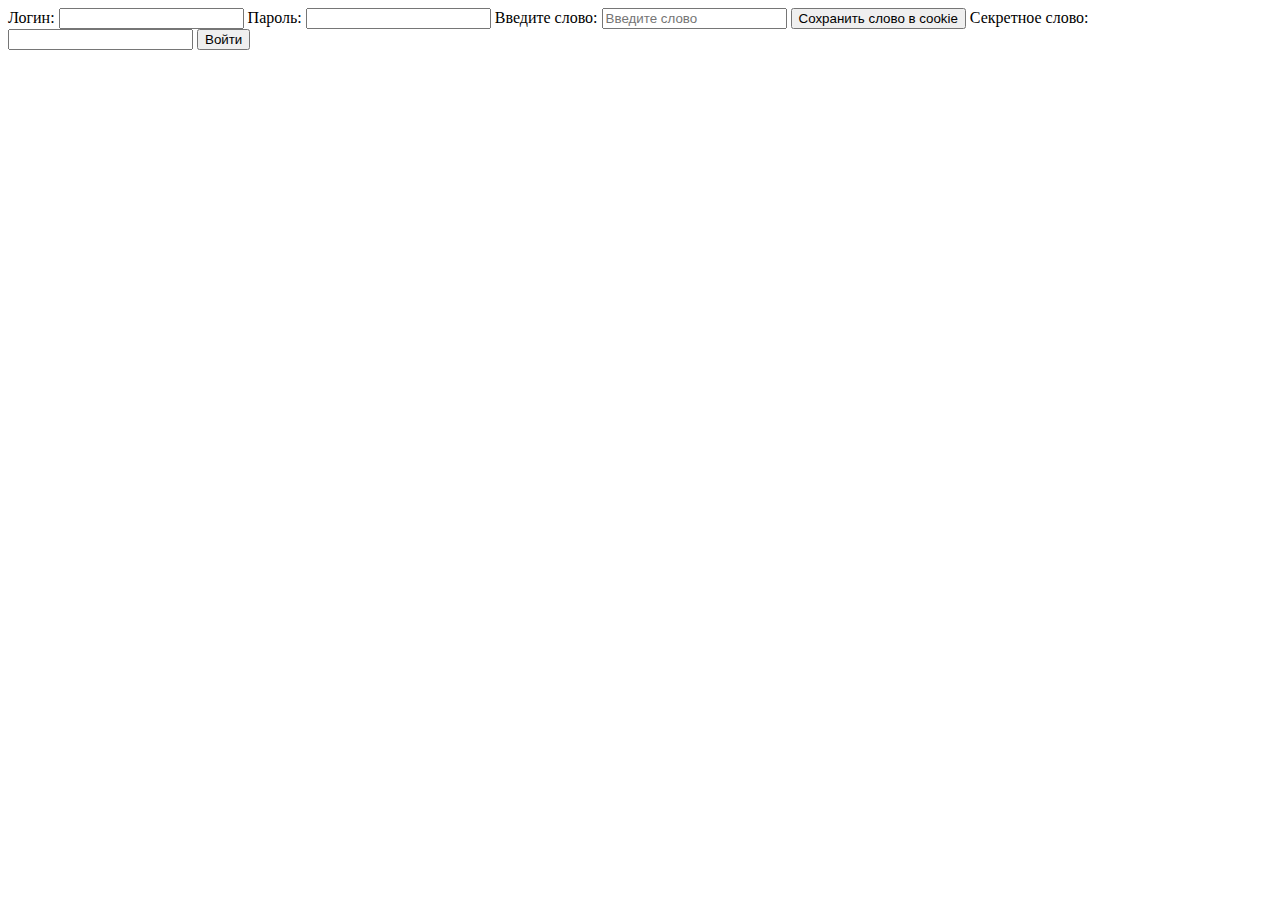
<file: uuu.html>
<!DOCTYPE html>
<html lang="en">
<head>
  <meta charset="UTF-8">
  <meta name="viewport" content="width=device-width, initial-scale=1.0">
  
</head>
<body>
  <form id="auth-form">
    <label for="username">Логин:</label>
    <input type="text" id="username" required>

    <label for="password">Пароль:</label>
    <input type="password" id="password" required>

    <label for="inputField">Введите слово:</label>
    <input type="text" id="inputField" placeholder="Введите слово">
    <button onclick="saveDataToCookie()">Сохранить слово в cookie</button>

    <label for="secret-word">Секретное слово:</label>
    <input type="password" id="secret-word" required>

    <button type="submit">Войти</button>
  </form>
  <div id="secret-info" style="display: none;">
    <h2>Секретная информация</h2>
    <p id="secret-data"></p>
  </div>

  <script>
    function saveDataToCookie() {
      const inputValue = document.getElementById('inputField').value;
      const expirationDate = new Date();
      expirationDate.setDate(expirationDate.getDate() + 2); // Установка действия cookie на 2 дня

      document.cookie = `savedData=${inputValue}; expires=${expirationDate.toUTCString()}; path=/`;
      alert("Данные успешно сохранены в cookie на 2 дня.");
    }

    document.getElementById('auth-form').addEventListener('submit', function(event) {
      event.preventDefault();

      const username = document.getElementById('username').value;
      const password = document.getElementById('password').value;
      const secretWord = document.getElementById('secret-word').value;

      const secretData = {
        username: username,
        password: password,
        secretWord: secretWord
      };

      const cookies = document.cookie.split('; ');
      const savedData = cookies.find(cookie => cookie.startsWith('savedData='));

      if (savedData && savedData.split('=')[1] === secretWord) {
        document.getElementById('secret-info').style.display = 'block';
        document.getElementById('secret-data').textContent = JSON.stringify(secretData, null, 2);
      } else {
        alert('Неверное секретное слово!');
      }
    });
  </script>
</body>
</html>
</file>
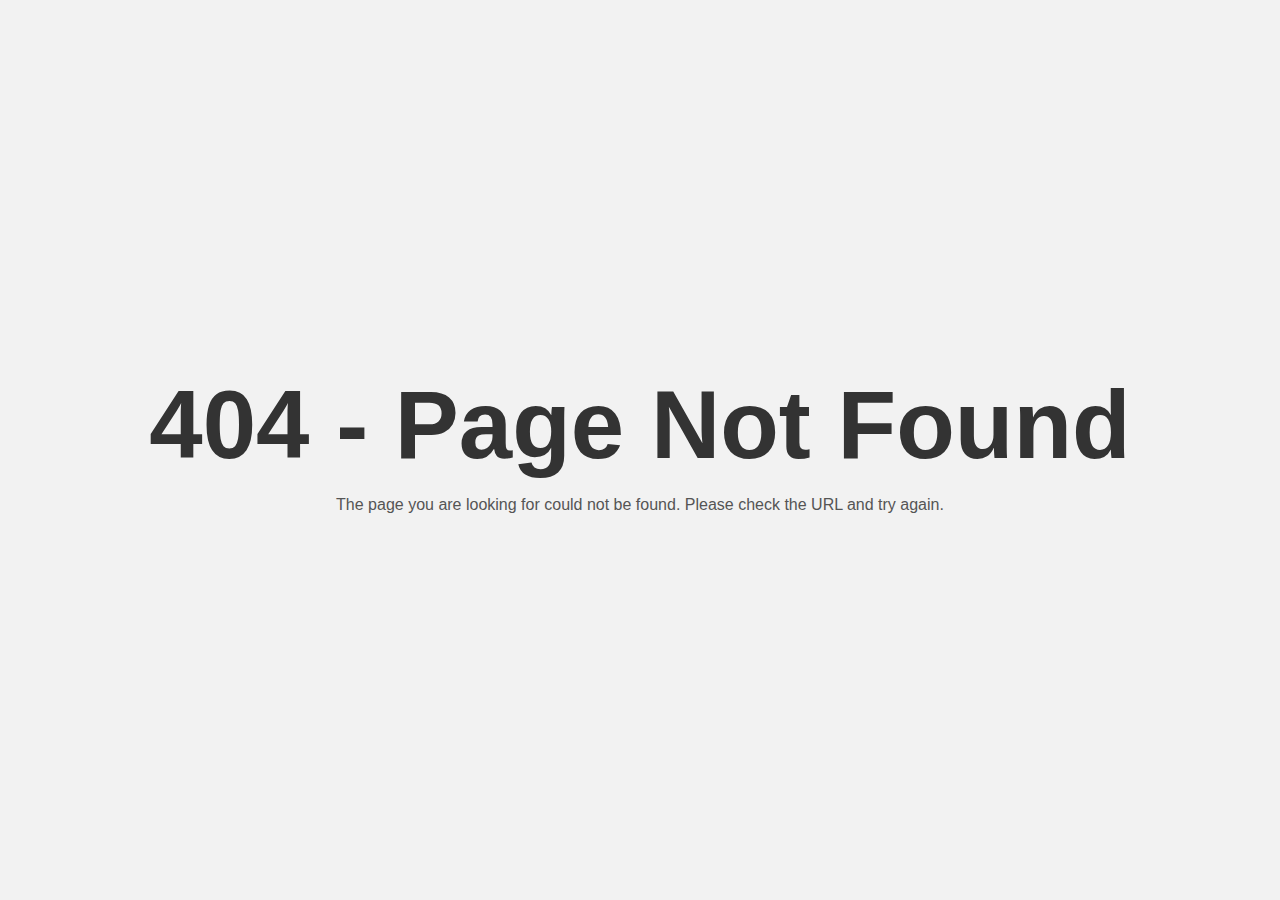
<file: error404/error404.html>
<!DOCTYPE html>
<html lang="en">
<head>
    <meta charset="UTF-8">
    <meta http-equiv="X-UA-Compatible" content="IE=edge">
    <meta name="viewport" content="width=device-width, initial-scale=1.0">
    <link rel="stylesheet" href="404.css">
    <title>404 Page Not Found</title>
   
</head>
<body>
    <div class="error-message">
        <h1 class="error-code">404 - Page Not Found</h1>
        <p class="error-text">The page you are looking for could not be found. Please check the URL and try again.</p>
      </div>
     
</body>
</html>
</file>
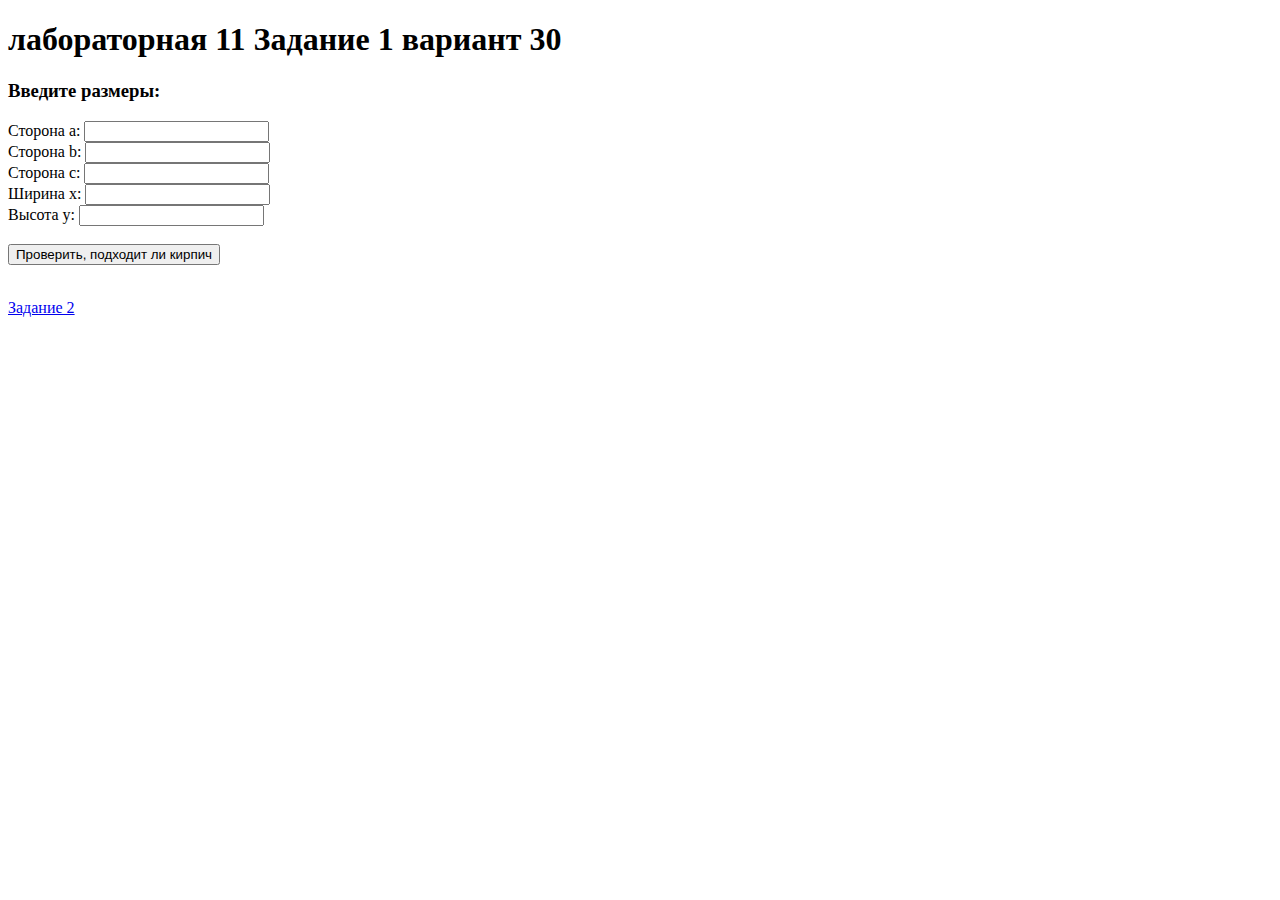
<file: lab11/task1.html>
<!DOCTYPE html>
<html lang="en">
<head>
    <meta charset="UTF-8">
    <meta name="viewport" content="width=device-width, initial-scale=1.0">
    <title>Document</title>
</head>
<body>
    <h1>лабораторная 11 Задание 1 вариант 30</h1>
    <h3>Введите размеры:</h3>
    <label for="a">Сторона a:</label>
    <input type="number" id="a" min="1"><br>
    <label for="b">Сторона b:</label>
    <input type="number" id="b" min="1"><br>
    <label for="c">Сторона с:</label>
    <input type="number" id="c" min="1"><br>
    <label for="x">Ширина x:</label>
    <input type="number" id="x" min="1"><br>
    <label for="y">Высота y:</label>
    <input type="number" id="y" min="1"><br><br>
    <button onclick="checkFit()">Проверить, подходит ли кирпич</button>
    <p id="result"></p>
    
    <br>
    <a href="task2.html">Задание 2</a>
    <script>
    function checkFit() {
      const a = parseFloat(document.getElementById('a').value);
      const b = parseFloat(document.getElementById('b').value);
      const c = parseFloat(document.getElementById('c').value);
      const x = parseFloat(document.getElementById('x').value);
      const y = parseFloat(document.getElementById('y').value);
    
      if ((a <= x && b <= y) || (a <= y && b <= x) ||
          (a <= x && c <= y) || (a <= y && c <= x) ||
          (b <= x && c <= y) || (b <= y && c <= x)) {
        document.getElementById('result').textContent = 'Кирпич помещается в отверстие.';
      } else {
        document.getElementById('result').textContent = 'Кирпич не помещается в отверстие.';
      }
    }
    </script>
</body>
</html>
</file>
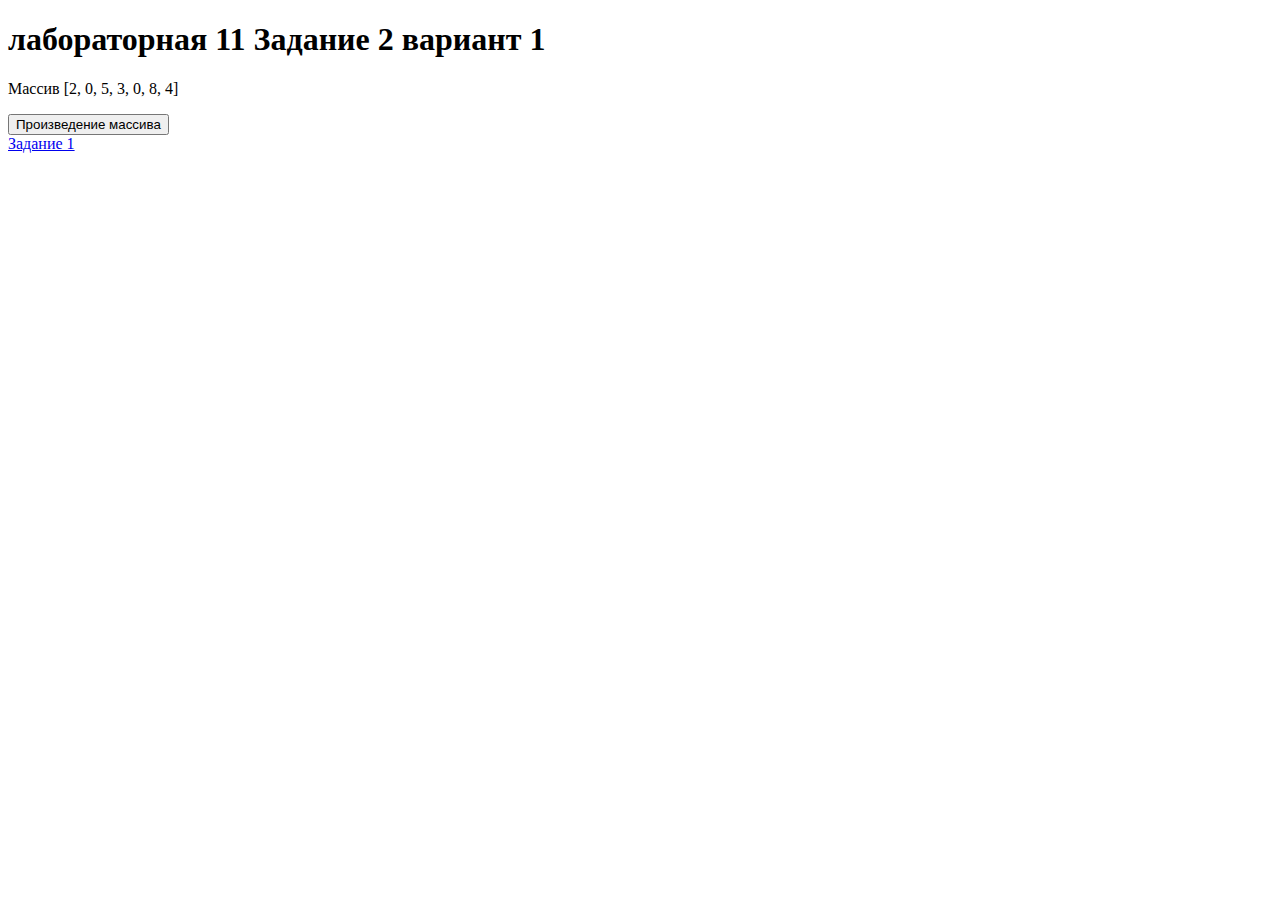
<file: lab11/task2.html>
<!DOCTYPE html>
<html lang="en">
<head>
    <meta charset="UTF-8">
    <meta name="viewport" content="width=device-width, initial-scale=1.0">
    <title>Document</title>
</head>
<body>
<h1>лабораторная 11 Задание 2 вариант 1</h1>
<p>Массив [2, 0, 5, 3, 0, 8, 4]</p>
    <button onclick="composition()">Произведение массива</button>
    <br>
    <a href="task1.html">Задание 1</a>
    <script src="task.js"></script>
</body>
</html>
</file>
<file: style.css>
body {
  background-color: #2e2e2e; 
  color: #f5f5f5;
}

body {
  transition: background-color 0.5s ease;
 
         }
 .original-bg {
   background-color: #2e2e2e;  /* Исходный цвет фона */
         }
 .new-bg {
 background-color: #afacac; /* Новый цвет фона */

         }
 
 .light-theme .header {
  
     background-color: #999696;
     transition: background-color 0.5s ease;
   }
   
   .light-theme .main {
    background-color: #999696;
     transition: background-color 0.5s ease;
   }
   
   .light-theme #footer {
    background-color: #999696;
     transition: background-color 0.5s ease;
   }
   
   .light-theme #sidebar {
    background-color: #999696;
     transition: background-color 0.5s ease;
   }

   .light-theme .container {
    background-color: #999696;
    transition: background-color 0.5s ease;
  }



div {
    margin: 10px;
    font-size: 20px;
}   
a {
  text-decoration: none;
  color: #fff;
}    
 


.b-n {
  border:none;
}

.katalog {
  display: inline-block;
}

.h_0 {
  color: #ffffff;
  background-color: #494949;
  width: 30%;
  padding: 10px;
  border-radius: 5px;
  text-align: center;
  
}

.main{

    height: 100%;
    margin:0 auto;
    width: 85%;
    background-color: #1a1a1a;
    color: #fff;
    padding: 2%;
    }

  

#footer{ 
  background-color: #1a1a1a;
  border-color: #ddd;
  margin: 0 auto;
  text-align: center;
  text-transform: uppercase;
  margin-bottom: 1%;
  width: 85%;
  height: 30%;

}

p {
  color: #ffffff;
}

/* анимация пишущей машинки */
.animationh1 {
animation: cursor 1s infinite step-end, typing 10s infinite steps(20);
white-space: nowrap;
overflow: hidden;
}


@keyframes typing{
  0%{ width: 0ch} /*Text is hidden*/
  30%{ width: 20ch;} /*The enitre header will be typed out 1 character at a time*/
  80%{ width: 20ch;} /*Text stays visible*/
  90%{ width: 0ch;} /*Text is deleted*/
  100%{ width: 0ch;} /*Text stays hidden*/
  
}

@media only screen and (max-width: 1000px) { 


  .h_0 {
    color: #ffffff;
    background-color: #494949;
    width: 40%;
    padding: 10px;
    border-radius: 5px;
    text-align: center;
    
  }

}
</file>
<file: header.css>
.text_lg {
    display: flex;
    align-items: center;
    margin-left: 35%;
      
   
  }

  .img_lg {

    width: 6%; /* Указываем желаемую ширину изображения */
    margin-right: 10px
  }

  .header {
    display: flex;
    justify-content: space-between;
    align-items: center;
    background-color: #1a1a1a;
    border-color: #ddd;
    height: 60px;
    width: 85%;
    margin: 0 auto;
    text-align: center;
    text-transform: uppercase;
    margin-bottom: 1%;
  }

  .settings-container {
    position: relative;
    display: inline-block;
  }
  
  .settings-button {
    background-color: transparent;
    border: none;
    color: #fff;
    cursor: pointer;
    font-size: 14px;
  }
  
  .settings-content {
    display: none;
    position: absolute;
    background-color: #1a1a1a;
    width: 150px;
    margin-top: 0;
    padding: 0;
  }
  
  .settings-content a {
    color: #fff;
    padding: 12px 16px;
    text-decoration: none;
    display: block;
  }
  
  .settings-content a:hover {
    background-color: #ddd;
  }
  
  .settings-container:hover .settings-content {
    display: block;
  }

  
  #sidebar {
    display: flex; /* Используем flexbox для центрирования элементов */
    align-items: center;
    justify-content: center;
    height: 100px;
    width: 80%;
    margin: 0 auto;
    margin-bottom: 2%;
    background-color: #1a1a1a;
  
  }
  
  .btn {
    border: none;
    padding: 10px 20px; /* Уменьшим отступы */
    display: inline-block;
    text-transform: uppercase;
    color: #fff;
    width: 17%;
    height: 60px; /* Установим фиксированную высоту */
  }
  
  /* Общие стили для кнопок */
  .btn {
    cursor: pointer;
  }
  
  .btn:hover {
    filter: brightness(0.9); /* Уменьшим яркость при наведении */
  }
  
  /* Стили для конкретных кнопок */
  .btn-1 {
    background: #e74c3c;
  }
  
  .btn-2 {
    background: #2ecc71;
  }
  
  .btn-3 {
    background: #3498db;
  }
  
  .btn-4 {
    background: #34495e;
  }
  
  .btn-5 {
    background: #919294;
  }
  
  /* Добавим отступ сверху при нажатии на кнопку */
  .btn:active {
    position: relative;
    top: 4px;
  }

.dropdown-content-1 {
    display: none;
    position: absolute;
    background: #27ae60;
    min-width: 100%;
   
  }
  .dropdown-content-2 {
    display: none;
    position: absolute;
    background: #34495e;
    min-width: 100%;
   
  }
  
  /* Ссылки внутри выпадающего */
  .dropdown-content a {
    color: rgb(255, 255, 255);
    padding: 12px 16px;
    text-decoration: none;
    display: block;
    left: 10%;

    top: 0;
  
  }
  
  /* Изменить цвет выпадающих ссылок при наведении */
  .dropdown-content-1 a:hover {
    background: #2ecc71;
  }
  .dropdown-content-2 a:hover {
    background: #2c3e50;
  }
  /* Показать выпадающее меню при наведении */
  .dropdown-1:hover .dropdown-content-1 {
    display: block;
  }
  .dropdown-2:hover .dropdown-content-2 {
    display: block;
  }

  @media only screen and (max-width: 1000px) { 

    .text_lg {
      display: flex;
      align-items: center;
    margin-left: 25%;
    }

    #sidebar {
   
      height: 100px;
      width: 100%; 
    }
    .btn {
      
      width: 19%;

    }

    .img_lg {

      width: 13%; /* Указываем желаемую ширину изображения */
      margin-right: 10px
    }

 

  }
</file>
<file: style_kt.css>
:root {
    --card-height: 300px;
    --card-width: calc(var(--card-height) / 1.5);
  }
  * {
    box-sizing: border-box;
  }

  .card {
    width: var(--card-width);
    height: var(--card-height);
    position: relative;
    display: flex;
    justify-content: center;
    align-items: flex-end;
    padding: 0 36px;
    perspective: 2500px;
    margin: 0 10px;
  }

  .card {
    background-color: #333;
    border-radius: 10px;
    box-shadow: 0 4px 8px rgba(0, 0, 0, 0.1);
    overflow: hidden;
    position: relative;
}
  
  .cover-image {
    width: 100%;
    height: 100%;
    object-fit: cover;
  }
  
  .wrapper {
    transition: all 0.5s;
    position: absolute;
    width: 90%;
    z-index: -1;
  }
  
 
  .wrapper::before,
  .wrapper::after {
    content: "";
    opacity: 0;
    width: 100%;
    height: 80px;
    transition: all 0.5s;
    position: absolute;
    left: 0;
  }
 
  .wrapper::after {
    bottom: 0;
    opacity: 1;
    background-image: linear-gradient(
      to bottom,
      transparent 46%,
      rgba(12, 13, 19, 0.5) 68%,
      rgba(12, 13, 19) 97%
    );
  }
  
  .card:hover .wrapper::before,
  .wrapper::after {
    opacity: 1;
  }
  
  .card:hover .wrapper::after {
    height: 120px;
  }
  .title {
    width: 100%;
    transition: transform 0.5s;
  }
  .card:hover .title {
    transform: translate3d(0%, -50px, 100px);
  }
  
  
  .rating {
    position: absolute;
    top: 10px;
    right: 10px;
    background-color: #ffc107;
    color: #333;
    padding: 5px 10px;
    border-radius: 5px;
}

.price {
  position: absolute;
  bottom: 10px;
  right: 10px;
  background-color: #007bff;
  color: #fff;
  padding: 5px 10px;
  border-radius: 5px;
}
 
@media only screen and (max-width: 1000px) { 

  :root {
    --card-height: 350px;
    --card-width: calc(var(--card-height) / 1.5);
  }



}
</file>
<file: theme.css>

</file>
<file: forms.css>
h1 {
    text-align: center;
}

form {
    width: 50%;
    margin: 0 auto;
    padding: 20px;
    color: #ffffff;
    
}

label {
    display: block;
    margin-top: 10px;
}

input,
button {
    width: 100%;
    padding: 8px;
    margin-bottom: 10px;
    box-sizing: border-box;
}

input[type="checkbox"] {
    display: inline-block;
    width: auto;
    margin-right: 5px;
}

button {
    background-color: blue;
    color: white;
    border: none;
    cursor: pointer;
    border-radius: 5px;
}

button:hover {
    background-color: navy;
}


@media only screen and (max-width: 1080px) { 


    form {
        width: 90%;
        margin: 0 auto;
        padding: 20px;
        color: #ffffff;
        
    }

}
</file>
<file: error404/404.css>
body {
    display: flex;
    justify-content: center;
    align-items: center;
    height: 100vh;
    margin: 0;
    background-color: #f2f2f2;
    font-family: Arial, sans-serif;
  }
  .error-message {
    text-align: center;
    animation: bounce 1s infinite alternate;
  }
  .error-code {
    font-size: 6rem;
    color: #333;
    margin: 0;
  }
  .error-text {
    color: #555;
  }
  @keyframes bounce {
    0%, 100% {
      transform: translateY(0);
    }
    50% {
      transform: translateY(-20px);
    }
  }
</file>
